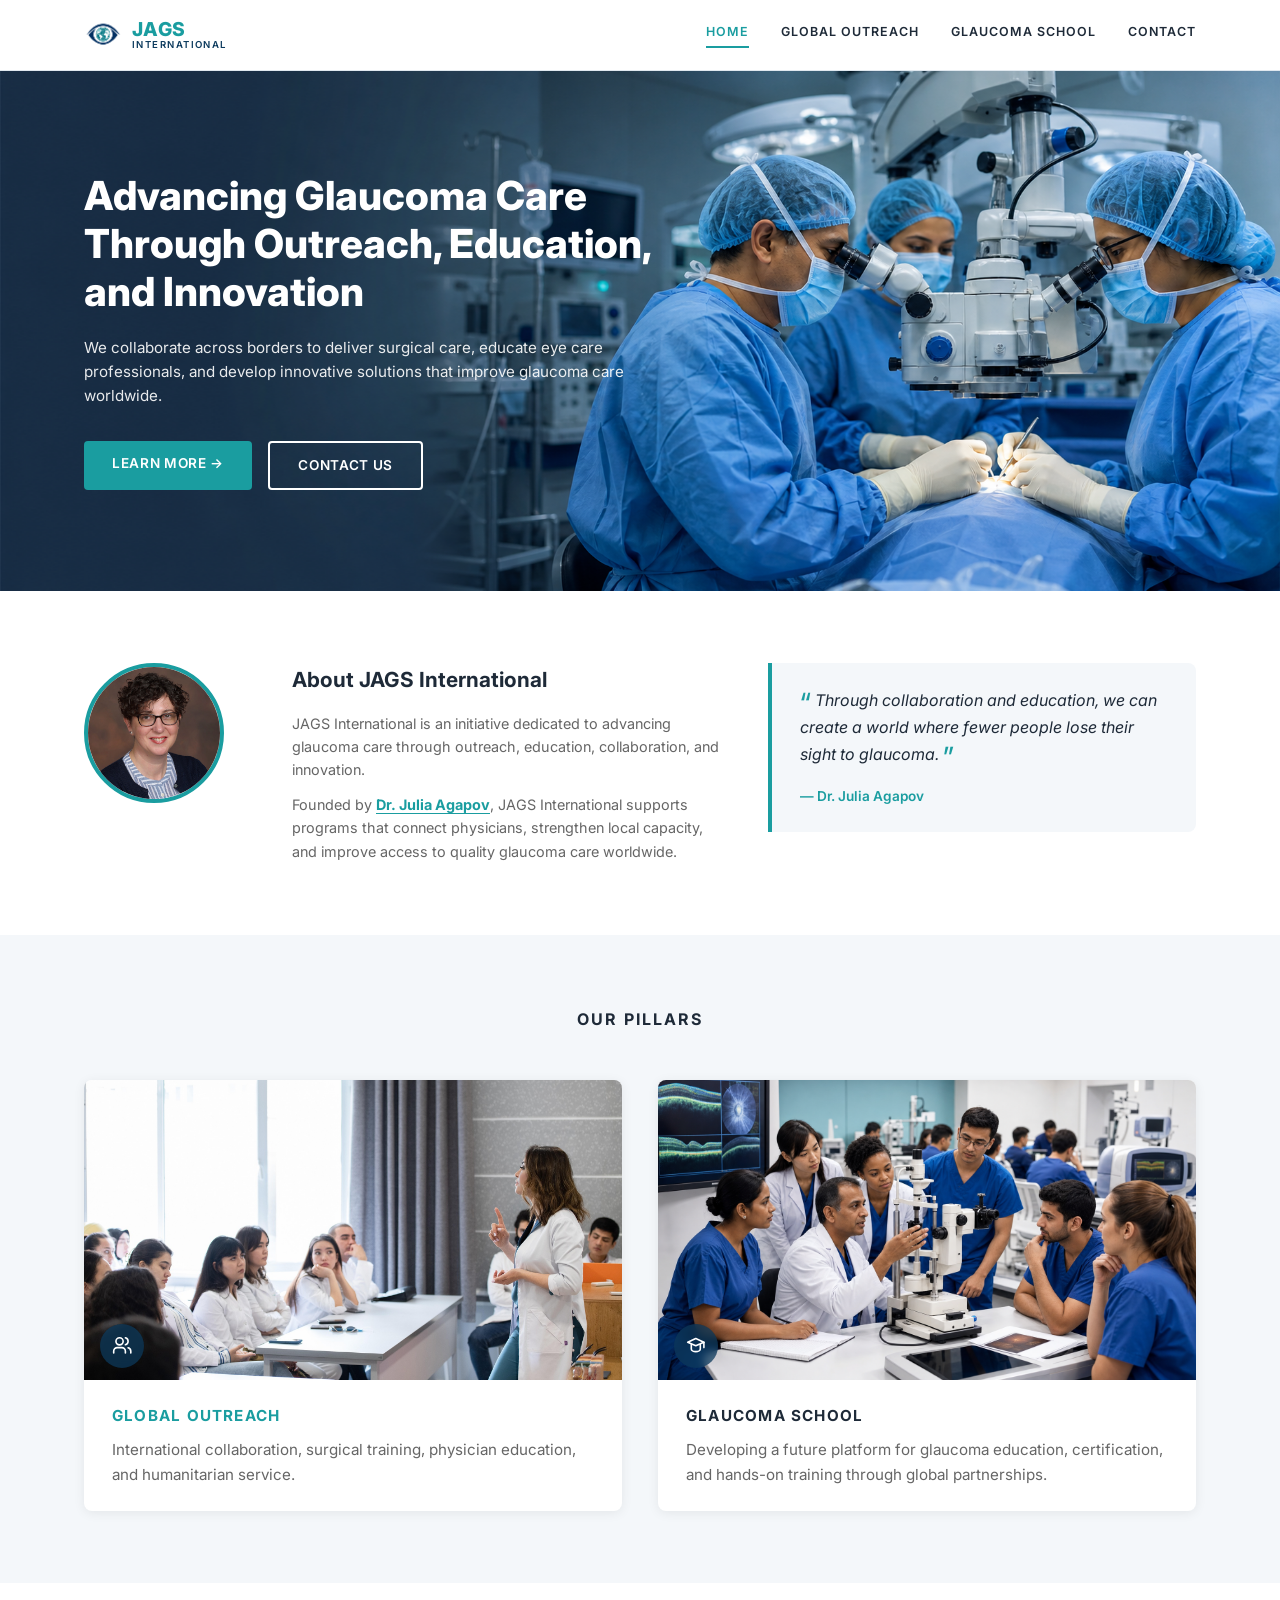
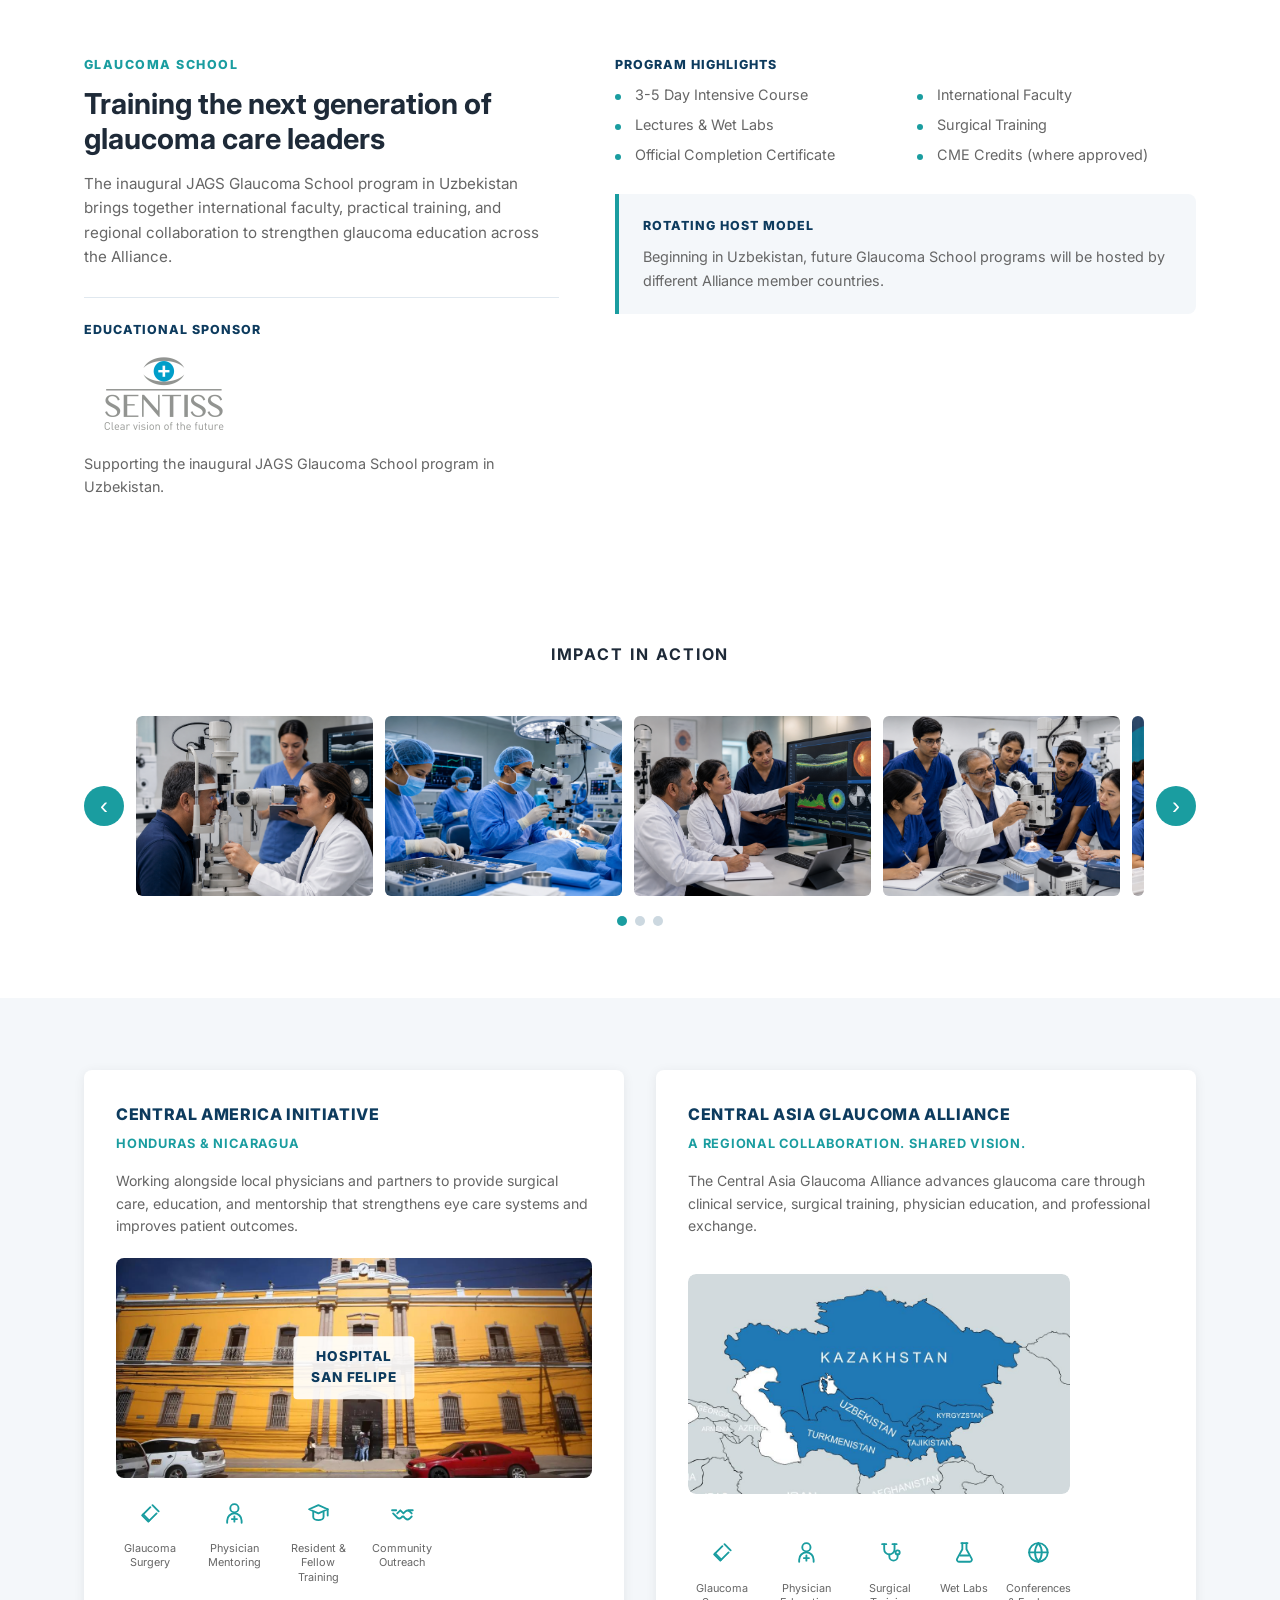
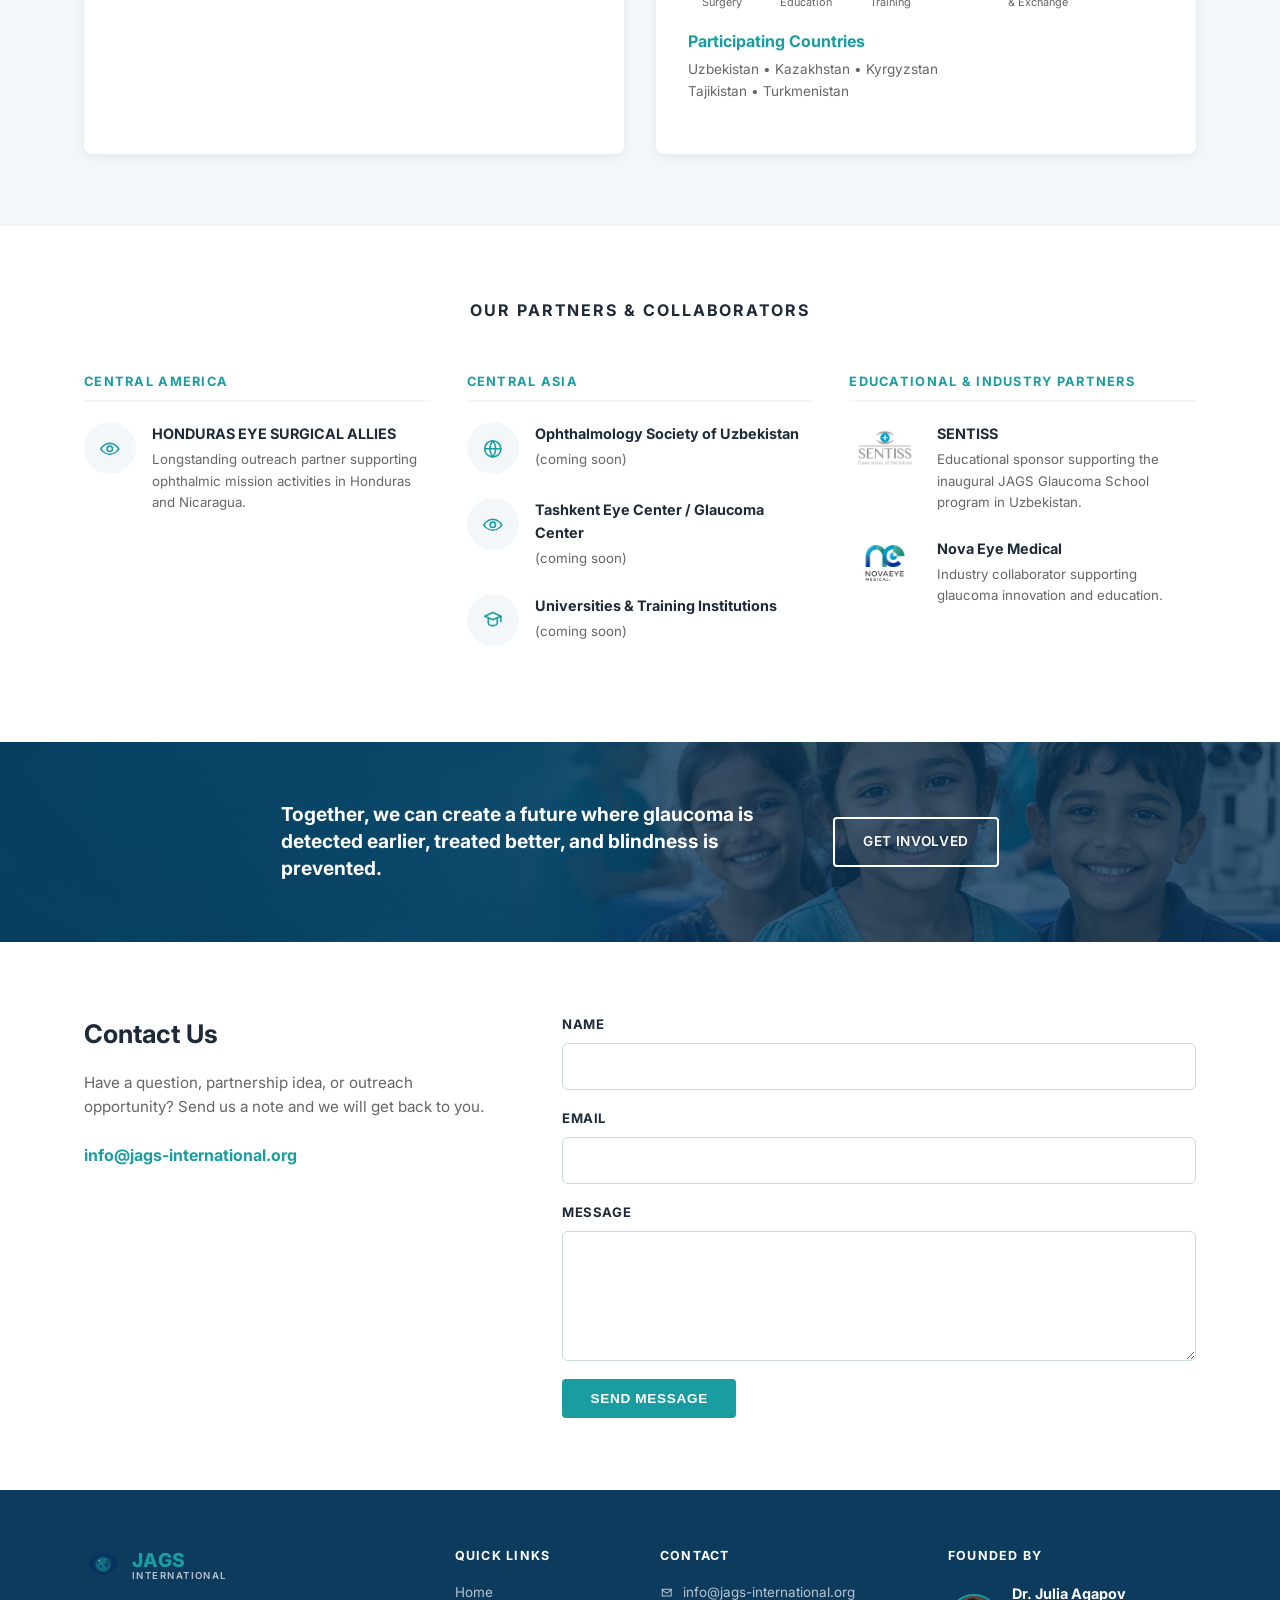
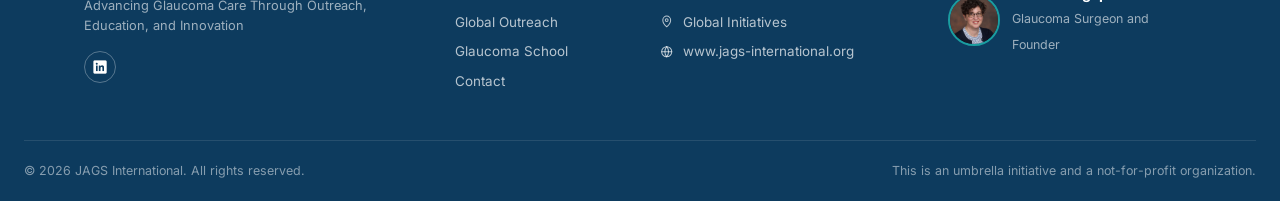
<file: index.html>
<!DOCTYPE html>
<html lang="en">
<head>
  <meta charset="UTF-8" />
  <meta name="viewport" content="width=device-width, initial-scale=1.0" />
  <title>JAGS International</title>
  <link rel="icon" type="image/png" href="images/jags_logo.png" />
  <link rel="stylesheet" href="css/style.css" />
  <link rel="preconnect" href="https://fonts.googleapis.com" />
  <link href="https://fonts.googleapis.com/css2?family=Inter:wght@400;500;600;700;800&display=swap" rel="stylesheet" />
</head>
<body>
  <svg aria-hidden="true" class="icon-sprite" xmlns="http://www.w3.org/2000/svg">
    <symbol id="icon-users" viewBox="0 0 24 24"><path d="M16 20v-2a4 4 0 0 0-4-4H7a4 4 0 0 0-4 4v2" /><circle cx="9.5" cy="7" r="4" /><path d="M22 20v-2a4 4 0 0 0-3-3.87" /><path d="M16 3.13a4 4 0 0 1 0 7.75" /></symbol>
    <symbol id="icon-school" viewBox="0 0 24 24"><path d="m3 8 9-4 9 4-9 4-9-4Z" /><path d="M7 10.5v5c0 1.6 2.2 3 5 3s5-1.4 5-3v-5" /><path d="M21 8v6" /></symbol>
    <symbol id="icon-surgery" viewBox="0 0 24 24"><path d="m14 4 6 6" /><path d="M12 6 4 14l6 6 8-8" /><path d="m5 13 6 6" /></symbol>
    <symbol id="icon-physician" viewBox="0 0 24 24"><circle cx="12" cy="7" r="4" /><path d="M5 21v-2a7 7 0 0 1 14 0v2" /><path d="M12 15v5" /><path d="M9.5 17.5h5" /></symbol>
    <symbol id="icon-handshake" viewBox="0 0 24 24"><path d="m7 12 3-3 3 3 2-2a3 3 0 0 1 4 0l2 2" /><path d="m3 12 4 4a3 3 0 0 0 4 0l1-1" /><path d="m13 15 2 2a3 3 0 0 0 4 0l2-2" /><path d="M2 9h4" /><path d="M18 9h4" /></symbol>
    <symbol id="icon-stethoscope" viewBox="0 0 24 24"><path d="M6 4v5a5 5 0 0 0 10 0V4" /><path d="M11 14v2a4 4 0 0 0 8 0v-2" /><circle cx="19" cy="12" r="2" /><path d="M4 4h4" /><path d="M14 4h4" /></symbol>
    <symbol id="icon-flask" viewBox="0 0 24 24"><path d="M9 3h6" /><path d="M10 3v6l-5 9a2 2 0 0 0 1.7 3h10.6a2 2 0 0 0 1.7-3l-5-9V3" /><path d="M8 15h8" /></symbol>
    <symbol id="icon-globe" viewBox="0 0 24 24"><circle cx="12" cy="12" r="9" /><path d="M3 12h18" /><path d="M12 3a14 14 0 0 1 0 18" /><path d="M12 3a14 14 0 0 0 0 18" /></symbol>
    <symbol id="icon-eye" viewBox="0 0 24 24"><path d="M2 12s3.5-6 10-6 10 6 10 6-3.5 6-10 6S2 12 2 12Z" /><circle cx="12" cy="12" r="3" /></symbol>
    <symbol id="icon-mail" viewBox="0 0 24 24"><path d="M4 6h16v12H4z" /><path d="m4 7 8 6 8-6" /></symbol>
    <symbol id="icon-pin" viewBox="0 0 24 24"><path d="M12 21s7-5.2 7-12a7 7 0 1 0-14 0c0 6.8 7 12 7 12Z" /><circle cx="12" cy="9" r="2.5" /></symbol>
  </svg>

  <!-- ===== NAVIGATION ===== -->
  <header class="navbar">
    <div class="container nav-inner">
      <a href="#home" class="logo">
        <div class="logo-icon"><img src="images/jags_logo.png" alt="" /></div>
        <div class="logo-text">
          <span class="logo-main">JAGS</span>
          <span class="logo-sub">INTERNATIONAL</span>
        </div>
      </a>
      <button class="hamburger" id="hamburger" aria-label="Open menu">&#9776;</button>
      <nav class="nav-links" id="navLinks">
        <a href="#home" class="active">HOME</a>
        <a href="#global-outreach">GLOBAL OUTREACH</a>
        <a href="#glaucoma-school">GLAUCOMA SCHOOL</a>
        <a href="#contact">CONTACT</a>
      </nav>
    </div>
  </header>

  <!-- ===== HERO ===== -->
  <section class="hero" id="home">
    <div class="hero-overlay"></div>
    <img src="images/01-glaucoma-surgery-hero.png" alt="Glaucoma surgery in progress" class="hero-bg" />
    <div class="container hero-content">
      <h1>Advancing Glaucoma Care Through Outreach, Education, and Innovation</h1>
      <p>We collaborate across borders to deliver surgical care, educate eye care professionals, and develop innovative solutions that improve glaucoma care worldwide.</p>
      <div class="hero-buttons">
        <a href="#about" class="btn btn-teal">LEARN MORE &rarr;</a>
        <a href="#contact" class="btn btn-outline">CONTACT US</a>
      </div>
    </div>
  </section>

  <!-- ===== ABOUT ===== -->
   
  <section class="about section" id="about">
    <div class="container about-grid">
      <div class="about-left">
        <img src="images/dr-agapov.jpg" alt="Dr. Julia Agapov" class="about-photo" />
      </div>
      <div class="about-center">
        <h2>About JAGS International</h2>
        <p>JAGS International is an initiative dedicated to advancing glaucoma care through outreach, education, collaboration, and innovation.</p>
        <p>Founded by <strong><a href="https://www.linkedin.com/in/julia-agapov/" target="_blank" rel="noopener" class="text-link">Dr. Julia Agapov</a></strong>, JAGS International supports programs that connect physicians, strengthen local capacity, and improve access to quality glaucoma care worldwide.</p>
      </div>
      <div class="about-right">
        <blockquote>
          <span class="quote-open">&ldquo;</span>
          Through collaboration and education, we can create a world where fewer people lose their sight to glaucoma.
          <span class="quote-close">&rdquo;</span>
          <cite>&mdash; Dr. Julia Agapov</cite>
        </blockquote>
      </div>
    </div>
  </section>

  <!-- ===== PILLARS ===== -->
  <section class="pillars section">
    <div class="container">
      <h2 class="section-title">OUR PILLARS</h2>
      <div class="pillars-grid">

        <div class="pillar-card" id="global-outreach">
          <div class="pillar-img-wrap">
            <img src="images/global-outreach.jpg" alt="Global Outreach" />
            <div class="pillar-icon"><svg class="site-icon"><use href="#icon-users"></use></svg></div>
          </div>
          <h3 class="pillar-heading teal">GLOBAL OUTREACH</h3>
          <p>International collaboration, surgical training, physician education, and humanitarian service.</p>
         
        </div>

        <div class="pillar-card">
          <div class="pillar-img-wrap">
            <img src="images/glaucoma-school.png" alt="Glaucoma School" />
            <div class="pillar-icon"><svg class="site-icon"><use href="#icon-school"></use></svg></div>
          </div>
          <h3 class="pillar-heading dark">GLAUCOMA SCHOOL</h3>
          <p>Developing a future platform for glaucoma education, certification, and hands-on training through global partnerships.</p>
        </div>

      </div>
    </div>
  </section>

  <!-- ===== GLAUCOMA SCHOOL ===== -->
  <section class="glaucoma-school-detail section" id="glaucoma-school">
    <div class="container glaucoma-school-grid">
      <div class="school-copy">
        <span class="section-kicker">Glaucoma School</span>
        <h2>Training the next generation of glaucoma care leaders</h2>
        <p>The inaugural JAGS Glaucoma School program in Uzbekistan brings together international faculty, practical training, and regional collaboration to strengthen glaucoma education across the Alliance.</p>
        <div class="school-sponsor">
          <span>Educational Sponsor</span>
          <img src="images/sentiss.jpeg" alt="SENTISS logo" />
          <p>Supporting the inaugural JAGS Glaucoma School program in Uzbekistan.</p>
        </div>
      </div>
      <div class="school-details">
        <div class="program-highlights">
          <h3>Program Highlights</h3>
          <ul>
            <li>3-5 Day Intensive Course</li>
            <li>International Faculty</li>
            <li>Lectures &amp; Wet Labs</li>
            <li>Surgical Training</li>
            <li>Official Completion Certificate</li>
            <li>CME Credits (where approved)</li>
          </ul>
        </div>
        <div class="rotating-host">
          <h3>Rotating Host Model</h3>
          <p>Beginning in Uzbekistan, future Glaucoma School programs will be hosted by different Alliance member countries.</p>
        </div>
      </div>
    </div>
  </section>

  <!-- ===== IMPACT IN ACTION ===== -->
  <section class="impact section" id="impact">
    <div class="container">
      <h2 class="section-title">IMPACT IN ACTION</h2>
      <div class="impact-slider-wrap">
        <button class="slider-btn prev" id="prevBtn">&#8249;</button>
        <div class="impact-track-outer">
          <div class="impact-track" id="impactTrack">
            <img src="images/impact1.png" alt="Impact photo 1" />
            <img src="images/impact2.png" alt="Impact photo 2" />
            <img src="images/impact3.png" alt="Impact photo 3" />
            <img src="images/impact4.png" alt="Impact photo 4" />
            <img src="images/impact5.png" alt="Impact photo 5" />
            <img src="images/impact6.png" alt="Impact photo 6" />
          </div>
        </div>
        <button class="slider-btn next" id="nextBtn">&#8250;</button>
      </div>
      <div class="slider-dots" id="sliderDots">
        <span class="dot active"></span>
        <span class="dot"></span>
        <span class="dot"></span>
        <span class="dot"></span>
      </div>
    </div>
  </section>

  <!-- ===== REGIONAL INITIATIVES ===== -->
  <section class="regional section" id="regional">
    <div class="container regional-grid">

      <!-- Central America -->
      <div class="regional-card ca">
        <h3>CENTRAL AMERICA INITIATIVE</h3>
        <h4 class="teal">HONDURAS &amp; NICARAGUA</h4>
        <p>Working alongside local physicians and partners to provide surgical care, education, and mentorship that strengthens eye care systems and improves patient outcomes.</p>

        <div class="regional-img-wrap">
          <img src="images/hospital.jpeg" alt="Hospital San Felipe" class="regional-img" />
          <div class="hospital-badge">HOSPITAL<br>SAN FELIPE</div>
        </div>

        <div class="regional-icons">
          <div class="ricon"><span><svg class="site-icon"><use href="#icon-surgery"></use></svg></span><small>Glaucoma Surgery</small></div>
          <div class="ricon"><span><svg class="site-icon"><use href="#icon-physician"></use></svg></span><small>Physician Mentoring</small></div>
          <div class="ricon"><span><svg class="site-icon"><use href="#icon-school"></use></svg></span><small>Resident &amp; Fellow Training</small></div>
          <div class="ricon"><span><svg class="site-icon"><use href="#icon-handshake"></use></svg></span><small>Community Outreach</small></div>
        </div>
      </div>

      <!-- Central Asia -->
      <div class="regional-card casia">
        <h3>CENTRAL ASIA GLAUCOMA ALLIANCE</h3>
        <h4 class="teal">A REGIONAL COLLABORATION. SHARED VISION.</h4>
        <p>The Central Asia Glaucoma Alliance advances glaucoma care through clinical service, surgical training, physician education, and professional exchange.</p>
        <div class="regional-img-wrap map-wrap">
          <img src="images/central-asia-map.jpeg" alt="Central Asia map" class="regional-img map-img" />
        </div>
        <div class="regional-icons">
          <div class="ricon"><span><svg class="site-icon"><use href="#icon-surgery"></use></svg></span><small>Glaucoma Surgery</small></div>
          <div class="ricon"><span><svg class="site-icon"><use href="#icon-physician"></use></svg></span><small>Physician Education</small></div>
          <div class="ricon"><span><svg class="site-icon"><use href="#icon-stethoscope"></use></svg></span><small>Surgical Training</small></div>
          <div class="ricon"><span><svg class="site-icon"><use href="#icon-flask"></use></svg></span><small>Wet Labs</small></div>
          <div class="ricon"><span><svg class="site-icon"><use href="#icon-globe"></use></svg></span><small>Conferences &amp; Exchange</small></div>
        </div>
        <div class="participating">
          <strong class="teal">Participating Countries</strong>
          <p>Uzbekistan &bull; Kazakhstan &bull; Kyrgyzstan<br>Tajikistan &bull; Turkmenistan</p>
        </div>
      </div>

    </div>
  </section>

  <!-- ===== PARTNERS ===== -->
  <section class="partners section" id="partners">
    <div class="container">
      <h2 class="section-title">OUR PARTNERS &amp; COLLABORATORS</h2>
      <div class="partners-grid">

        <div class="partners-col">
          <h4 class="teal">CENTRAL AMERICA</h4>
          <div class="partner-item">
            <div class="partner-logo-circle"><svg class="site-icon"><use href="#icon-eye"></use></svg></div>
            <div>
              <strong>HONDURAS EYE SURGICAL ALLIES</strong>
              <p>Longstanding outreach partner supporting ophthalmic mission activities in Honduras and Nicaragua.</p>
            </div>
          </div>
        </div>

        <div class="partners-col">
          <h4 class="teal">CENTRAL ASIA</h4>
          <div class="partner-item">
            <div class="partner-logo-circle"><svg class="site-icon"><use href="#icon-globe"></use></svg></div>
            <div>
              <strong>Ophthalmology Society of Uzbekistan</strong>
              <p>(coming soon)</p>
            </div>
          </div>
          <div class="partner-item">
            <div class="partner-logo-circle"><svg class="site-icon"><use href="#icon-eye"></use></svg></div>
            <div>
              <strong>Tashkent Eye Center / Glaucoma Center</strong>
              <p>(coming soon)</p>
            </div>
          </div>
          <div class="partner-item">
            <div class="partner-logo-circle"><svg class="site-icon"><use href="#icon-school"></use></svg></div>
            <div>
              <strong>Universities &amp; Training Institutions</strong>
              <p>(coming soon)</p>
            </div>
          </div>
        </div>

        <div class="partners-col">
          <h4 class="teal">EDUCATIONAL &amp; INDUSTRY PARTNERS</h4>
          <div class="partner-item">
            <div class="partner-logo-img">
              <img src="images/sentiss.jpeg" alt="SENTISS logo" />
            </div>
            <div>
              <strong>SENTISS</strong>
              <p>Educational sponsor supporting the inaugural JAGS Glaucoma School program in Uzbekistan.</p>
            </div>
          </div>
          <a href="https://www.linkedin.com/company/nova-eye-medical/" target="_blank" rel="noopener" class="partner-item partner-link">
            <div class="partner-logo-img">
              <img src="images/nova-eye-medical.png" alt="Nova Eye Medical logo" />
            </div>
            <div>
              <strong>Nova Eye Medical</strong>
              <p>Industry collaborator supporting glaucoma innovation and education.</p>
            </div>
          </a>
        </div>

      </div>
    </div>
  </section>

  <!-- ===== CTA BANNER ===== -->
  <section class="cta-banner">
    <div class="cta-bg">
      <img src="images/footer-children.png" alt="Children in community" />
      <div class="cta-overlay"></div>
    </div>
    <div class="container cta-content">
      <p>Together, we can create a future where glaucoma is detected earlier, treated better, and blindness is prevented.</p>
      <a href="mailto:info@jags-international.org" class="btn btn-outline-white">GET INVOLVED</a>
    </div>
  </section>

  <!-- ===== CONTACT ===== -->
  <section class="contact section" id="contact">
    <div class="container contact-grid">
      <div class="contact-copy">
        <h2>Contact Us</h2>
        <p>Have a question, partnership idea, or outreach opportunity? Send us a note and we will get back to you.</p>
        <a href="mailto:info@jags-international.org">info@jags-international.org</a>
      </div>
      <form class="contact-form" action="mailto:info@jags-international.org" method="post" enctype="text/plain">
        <label>
          Name
          <input type="text" name="name" autocomplete="name" required />
        </label>
        <label>
          Email
          <input type="email" name="email" autocomplete="email" required />
        </label>
        <label>
          Message
          <textarea name="message" rows="5" required></textarea>
        </label>
        <button type="submit" class="btn btn-teal">SEND MESSAGE</button>
      </form>
    </div>
  </section>

  <!-- ===== FOOTER ===== -->
  <footer class="footer">
    <div class="container footer-grid">

      <div class="footer-brand">
        <div class="logo">
          <div class="logo-icon"><img src="images/jags_logo.png" alt="" /></div>
          <div class="logo-text">
            <span class="logo-main">JAGS</span>
            <span class="logo-sub">INTERNATIONAL</span>
          </div>
        </div>
        <p class="footer-tagline">Advancing Glaucoma Care Through Outreach, Education, and Innovation</p>
        <div class="footer-social">
          <a href="https://www.linkedin.com/company/jagsinternational/" target="_blank" rel="noopener" aria-label="JAGS International on LinkedIn">
            <img src="images/linkedin.png" alt="" class="linkedin-icon" />
          </a>
        </div>
      </div>

      <div class="footer-col">
        <h5>QUICK LINKS</h5>
        <a href="#home">Home</a>
        <a href="#global-outreach">Global Outreach</a>
        <a href="#glaucoma-school">Glaucoma School</a>
        <a href="#contact">Contact</a>
      </div>

      <div class="footer-col">
        <h5>CONTACT</h5>
        <p><svg class="footer-contact-icon"><use href="#icon-mail"></use></svg> info@jags-international.org</p>
        <p><svg class="footer-contact-icon"><use href="#icon-pin"></use></svg> Global Initiatives</p>
        <p><svg class="footer-contact-icon"><use href="#icon-globe"></use></svg> www.jags-international.org</p>
      </div>

      <div class="footer-col">
        <h5>FOUNDED BY</h5>
        <div class="founder-card">
          <img src="images/dr-agapov.jpg" alt="Dr. Julia Agapov" class="founder-photo" />
          <div>
            <strong>Dr. Julia Agapov</strong>
            <span>Glaucoma Surgeon and Founder</span>
          </div>
        </div>
      </div>

    </div>
    <div class="footer-bottom">
      <p>&copy; 2026 JAGS International. All rights reserved.</p>
      <p>This is an umbrella initiative and a not-for-profit organization.</p>
    </div>
  </footer>

  <script src="js/main.js"></script>
</body>
</html>
</file>
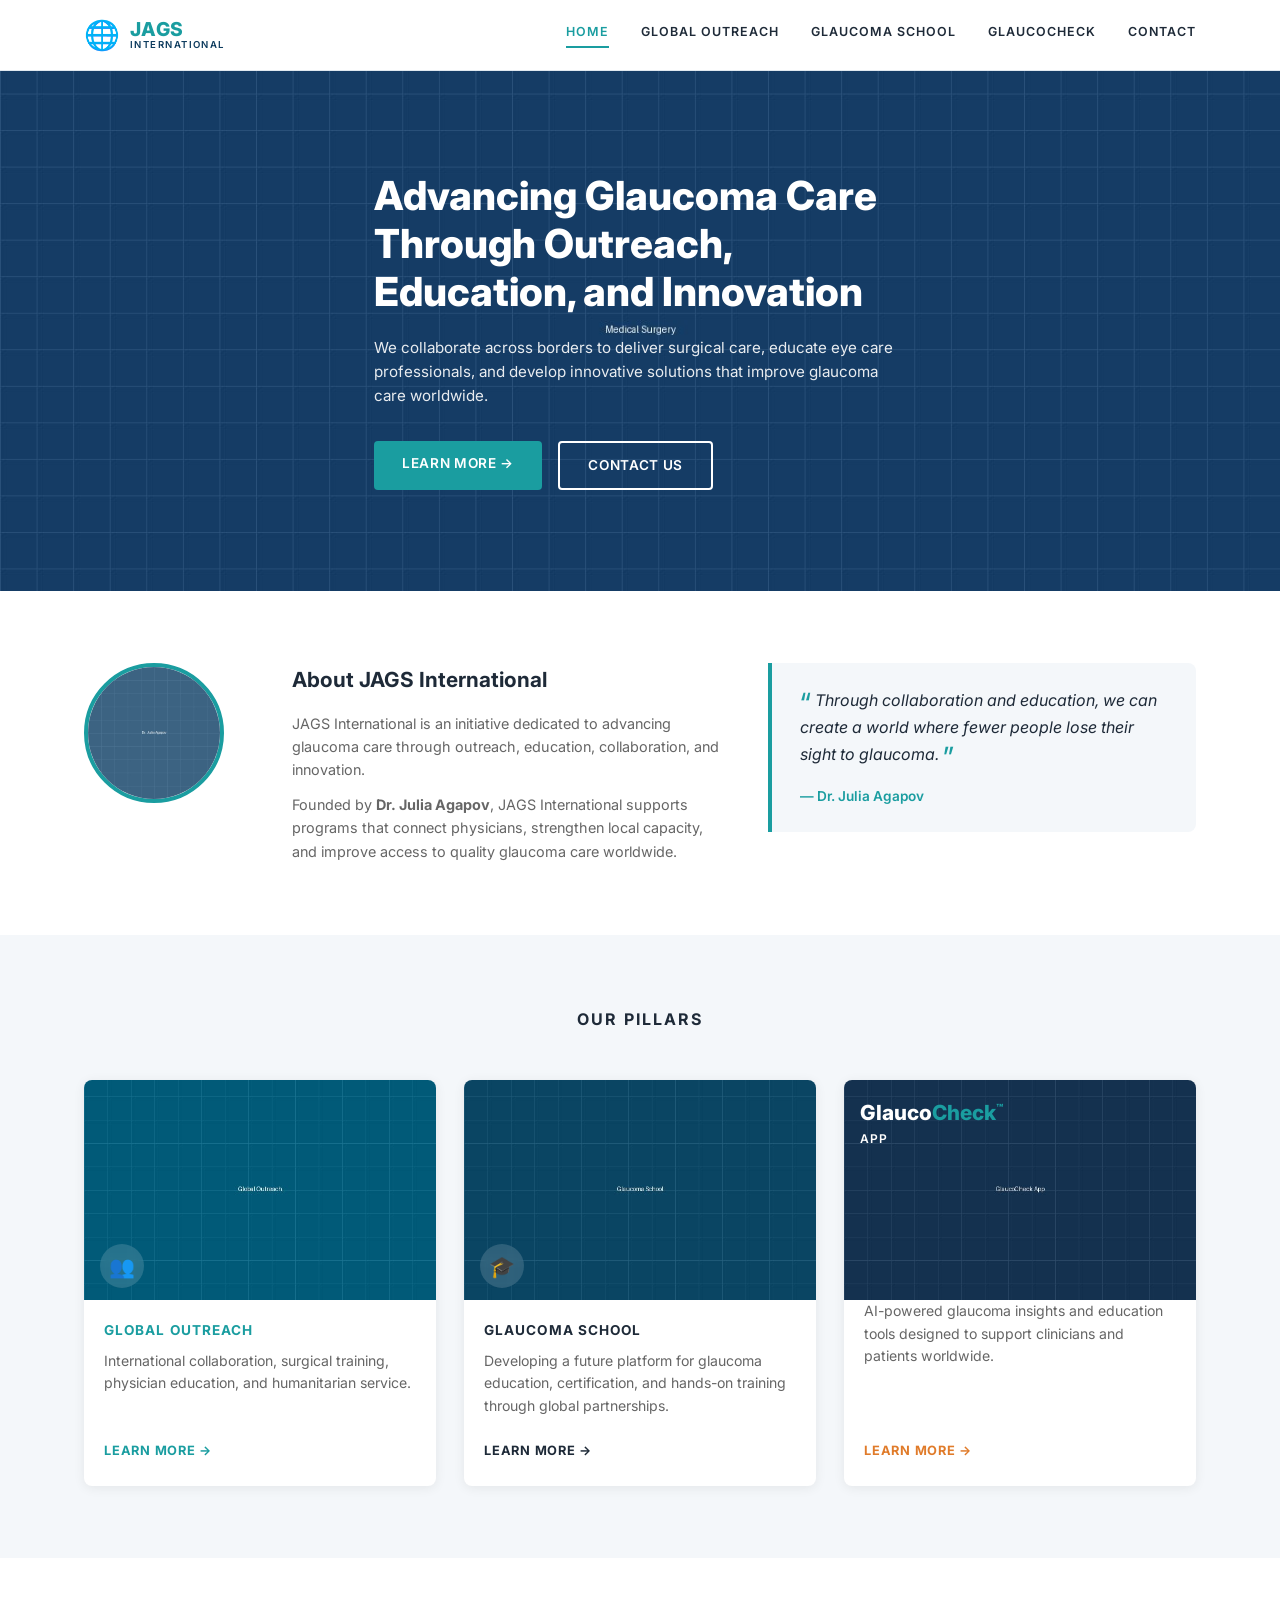
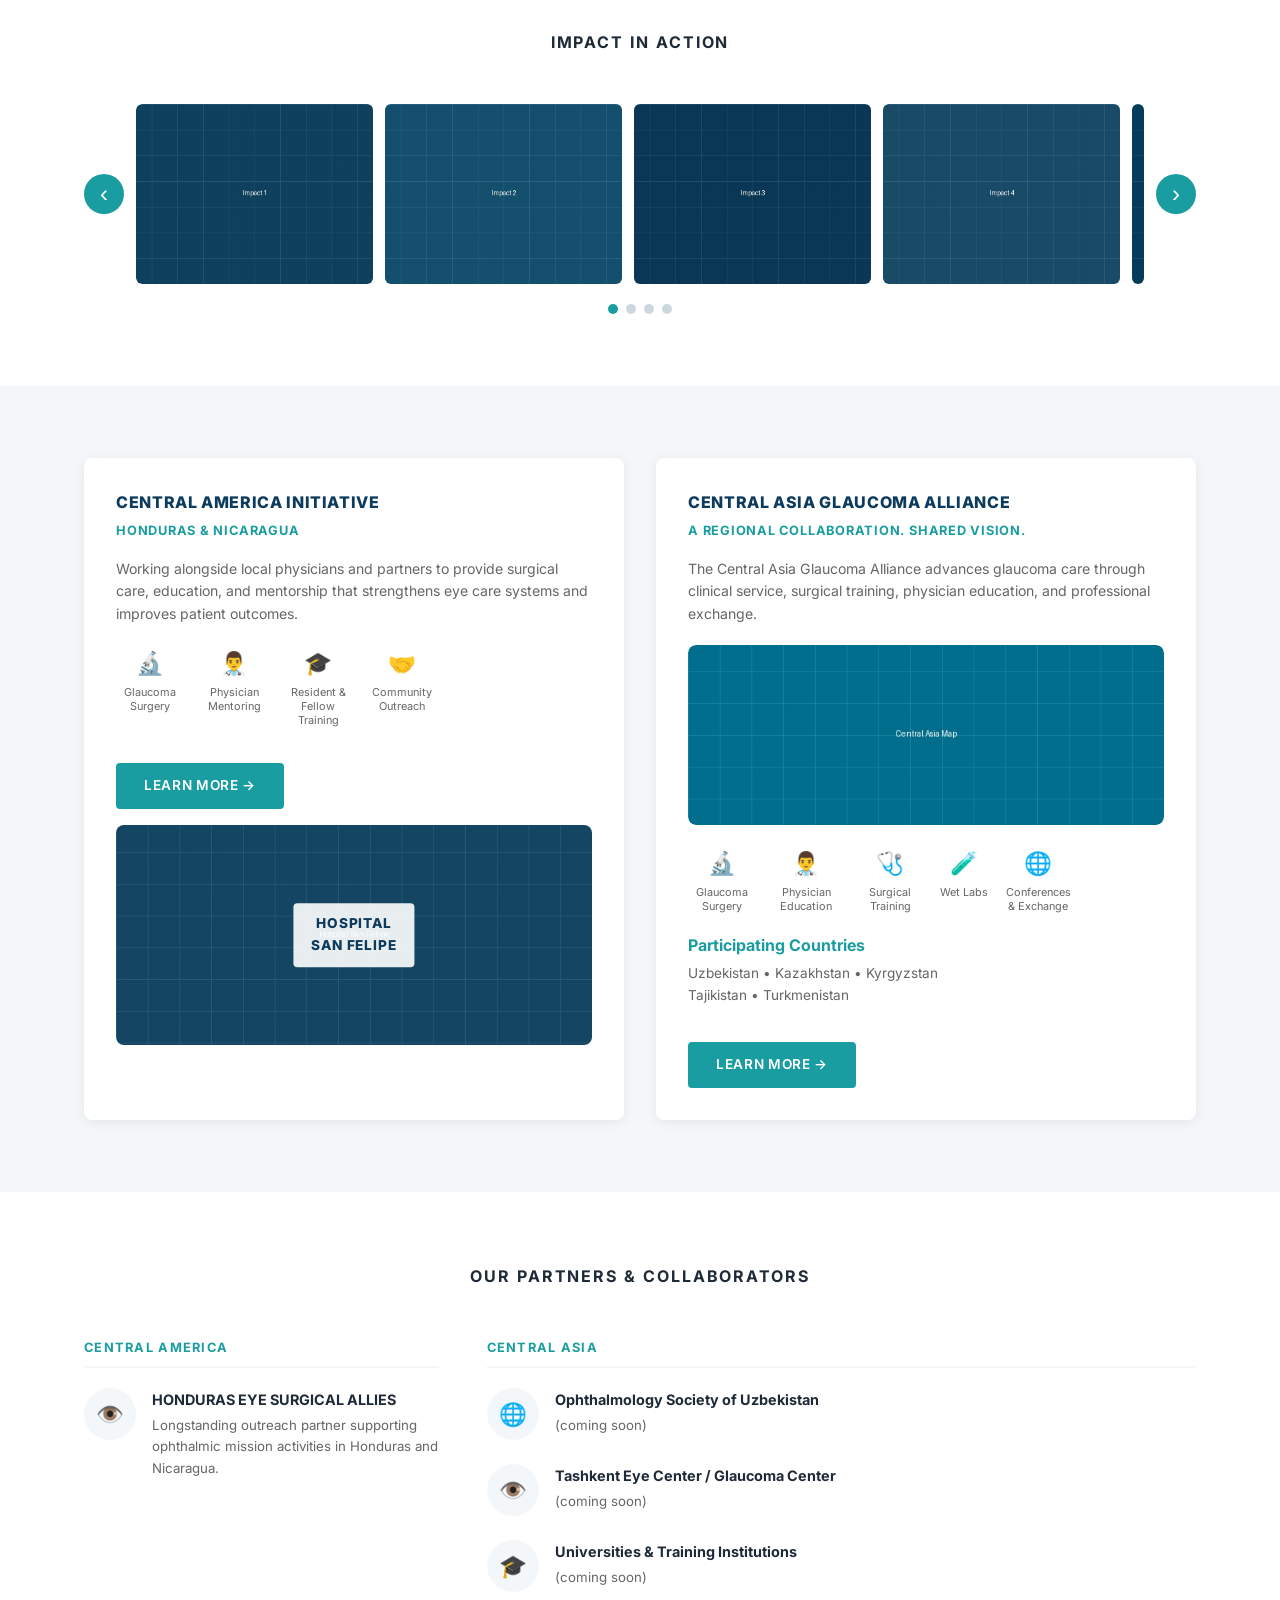
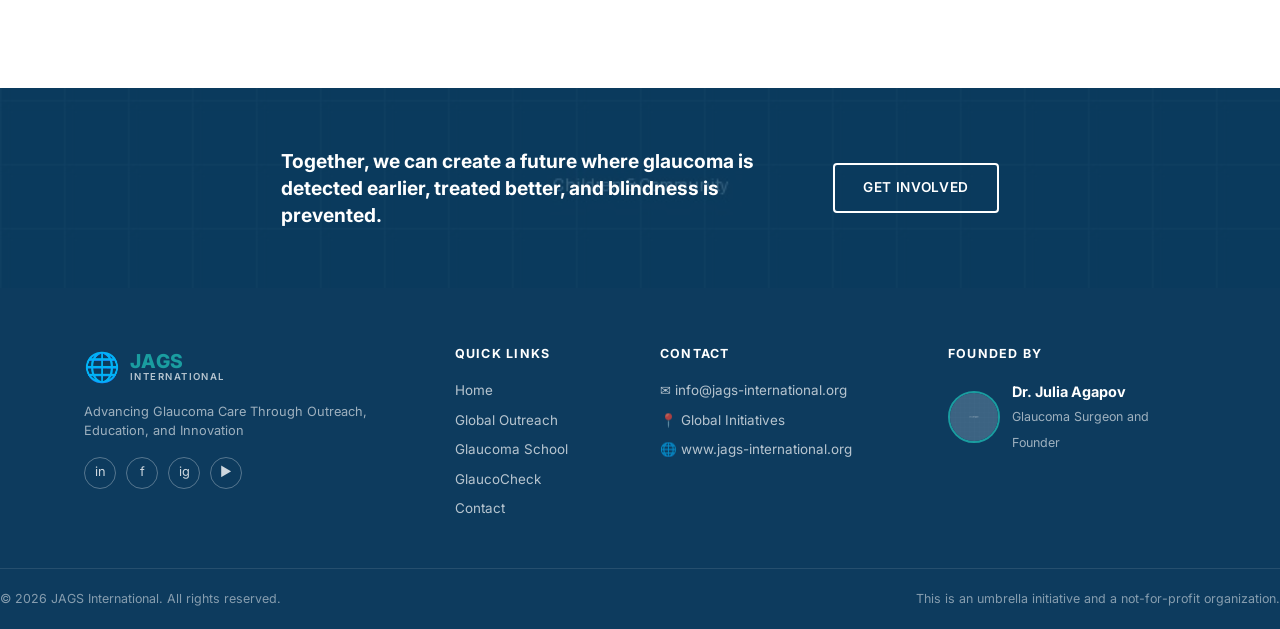
<file: jags-website/index.html>
<!DOCTYPE html>
<html lang="en">
<head>
  <meta charset="UTF-8" />
  <meta name="viewport" content="width=device-width, initial-scale=1.0" />
  <title>JAGS International</title>
  <link rel="stylesheet" href="css/style.css" />
  <link rel="preconnect" href="https://fonts.googleapis.com" />
  <link href="https://fonts.googleapis.com/css2?family=Inter:wght@400;500;600;700;800&display=swap" rel="stylesheet" />
</head>
<body>

  <!-- ===== NAVIGATION ===== -->
  <header class="navbar">
    <div class="container nav-inner">
      <a href="index.html" class="logo">
        <div class="logo-icon">🌐</div>
        <div class="logo-text">
          <span class="logo-main">JAGS</span>
          <span class="logo-sub">INTERNATIONAL</span>
        </div>
      </a>
      <button class="hamburger" id="hamburger" aria-label="Open menu">&#9776;</button>
      <nav class="nav-links" id="navLinks">
        <a href="index.html" class="active">HOME</a>
        <a href="global-outreach.html">GLOBAL OUTREACH</a>
        <a href="glaucoma-school.html">GLAUCOMA SCHOOL</a>
        <a href="glaucocheck.html">GLAUCOCHECK</a>
        <a href="contact.html">CONTACT</a>
      </nav>
    </div>
  </header>

  <!-- ===== HERO ===== -->
  <section class="hero">
    <div class="hero-overlay"></div>
    <img src="images/hero-surgery.jpg" alt="Glaucoma surgery in progress" class="hero-bg" />
    <div class="container hero-content">
      <h1>Advancing Glaucoma Care Through Outreach, Education, and Innovation</h1>
      <p>We collaborate across borders to deliver surgical care, educate eye care professionals, and develop innovative solutions that improve glaucoma care worldwide.</p>
      <div class="hero-buttons">
        <a href="#" class="btn btn-teal">LEARN MORE &rarr;</a>
        <a href="contact.html" class="btn btn-outline">CONTACT US</a>
      </div>
    </div>
  </section>

  <!-- ===== ABOUT ===== -->
  <section class="about section">
    <div class="container about-grid">
      <div class="about-left">
        <img src="images/dr-agapov.jpg" alt="Dr. Julia Agapov" class="about-photo" />
      </div>
      <div class="about-center">
        <h2>About JAGS International</h2>
        <p>JAGS International is an initiative dedicated to advancing glaucoma care through outreach, education, collaboration, and innovation.</p>
        <p>Founded by <strong>Dr. Julia Agapov</strong>, JAGS International supports programs that connect physicians, strengthen local capacity, and improve access to quality glaucoma care worldwide.</p>
      </div>
      <div class="about-right">
        <blockquote>
          <span class="quote-open">&ldquo;</span>
          Through collaboration and education, we can create a world where fewer people lose their sight to glaucoma.
          <span class="quote-close">&rdquo;</span>
          <cite>&mdash; Dr. Julia Agapov</cite>
        </blockquote>
      </div>
    </div>
  </section>

  <!-- ===== PILLARS ===== -->
  <section class="pillars section">
    <div class="container">
      <h2 class="section-title">OUR PILLARS</h2>
      <div class="pillars-grid">

        <div class="pillar-card">
          <div class="pillar-img-wrap">
            <img src="images/global-outreach.jpg" alt="Global Outreach" />
            <div class="pillar-icon">👥</div>
          </div>
          <h3 class="pillar-heading teal">GLOBAL OUTREACH</h3>
          <p>International collaboration, surgical training, physician education, and humanitarian service.</p>
          <a href="global-outreach.html" class="learn-more teal">LEARN MORE &rarr;</a>
        </div>

        <div class="pillar-card">
          <div class="pillar-img-wrap">
            <img src="images/glaucoma-school.jpg" alt="Glaucoma School" />
            <div class="pillar-icon">🎓</div>
          </div>
          <h3 class="pillar-heading dark">GLAUCOMA SCHOOL</h3>
          <p>Developing a future platform for glaucoma education, certification, and hands-on training through global partnerships.</p>
          <a href="glaucoma-school.html" class="learn-more dark">LEARN MORE &rarr;</a>
        </div>

        <div class="pillar-card">
          <div class="pillar-img-wrap glaucocheck-wrap">
            <img src="images/glaucocheck-app.jpg" alt="GlaucoCheck App" />
            <div class="glaucocheck-label">
              <span class="gc-white">Glauco</span><span class="gc-teal">Check</span><span class="gc-tm">™</span>
              <span class="gc-app">APP</span>
            </div>
          </div>
          <p>AI-powered glaucoma insights and education tools designed to support clinicians and patients worldwide.</p>
          <a href="glaucocheck.html" class="learn-more orange">LEARN MORE &rarr;</a>
        </div>

      </div>
    </div>
  </section>

  <!-- ===== IMPACT IN ACTION ===== -->
  <section class="impact section">
    <div class="container">
      <h2 class="section-title">IMPACT IN ACTION</h2>
      <div class="impact-slider-wrap">
        <button class="slider-btn prev" id="prevBtn">&#8249;</button>
        <div class="impact-track-outer">
          <div class="impact-track" id="impactTrack">
            <img src="images/impact1.jpg" alt="Impact photo 1" />
            <img src="images/impact2.jpg" alt="Impact photo 2" />
            <img src="images/impact3.jpg" alt="Impact photo 3" />
            <img src="images/impact4.jpg" alt="Impact photo 4" />
            <img src="images/impact5.jpg" alt="Impact photo 5" />
            <img src="images/impact6.jpg" alt="Impact photo 6" />
          </div>
        </div>
        <button class="slider-btn next" id="nextBtn">&#8250;</button>
      </div>
      <div class="slider-dots" id="sliderDots">
        <span class="dot active"></span>
        <span class="dot"></span>
        <span class="dot"></span>
        <span class="dot"></span>
      </div>
    </div>
  </section>

  <!-- ===== REGIONAL INITIATIVES ===== -->
  <section class="regional section">
    <div class="container regional-grid">

      <!-- Central America -->
      <div class="regional-card ca">
        <h3>CENTRAL AMERICA INITIATIVE</h3>
        <h4 class="teal">HONDURAS &amp; NICARAGUA</h4>
        <p>Working alongside local physicians and partners to provide surgical care, education, and mentorship that strengthens eye care systems and improves patient outcomes.</p>
        <div class="regional-icons">
          <div class="ricon"><span>🔬</span><small>Glaucoma Surgery</small></div>
          <div class="ricon"><span>👨‍⚕️</span><small>Physician Mentoring</small></div>
          <div class="ricon"><span>🎓</span><small>Resident &amp; Fellow Training</small></div>
          <div class="ricon"><span>🤝</span><small>Community Outreach</small></div>
        </div>
        <a href="global-outreach.html" class="btn btn-teal">LEARN MORE &rarr;</a>
        <div class="regional-img-wrap">
          <img src="images/hospital.jpg" alt="Hospital San Felipe" class="regional-img" />
          <div class="hospital-badge">HOSPITAL<br>SAN FELIPE</div>
        </div>
      </div>

      <!-- Central Asia -->
      <div class="regional-card casia">
        <h3>CENTRAL ASIA GLAUCOMA ALLIANCE</h3>
        <h4 class="teal">A REGIONAL COLLABORATION. SHARED VISION.</h4>
        <p>The Central Asia Glaucoma Alliance advances glaucoma care through clinical service, surgical training, physician education, and professional exchange.</p>
        <div class="regional-img-wrap map-wrap">
          <img src="images/central-asia-map.jpg" alt="Central Asia map" class="regional-img map-img" />
        </div>
        <div class="regional-icons">
          <div class="ricon"><span>🔬</span><small>Glaucoma Surgery</small></div>
          <div class="ricon"><span>👨‍⚕️</span><small>Physician Education</small></div>
          <div class="ricon"><span>🩺</span><small>Surgical Training</small></div>
          <div class="ricon"><span>🧪</span><small>Wet Labs</small></div>
          <div class="ricon"><span>🌐</span><small>Conferences &amp; Exchange</small></div>
        </div>
        <div class="participating">
          <strong class="teal">Participating Countries</strong>
          <p>Uzbekistan &bull; Kazakhstan &bull; Kyrgyzstan<br>Tajikistan &bull; Turkmenistan</p>
        </div>
        <a href="global-outreach.html" class="btn btn-teal">LEARN MORE &rarr;</a>
      </div>

    </div>
  </section>

  <!-- ===== PARTNERS ===== -->
  <section class="partners section">
    <div class="container">
      <h2 class="section-title">OUR PARTNERS &amp; COLLABORATORS</h2>
      <div class="partners-grid">

        <div class="partners-col">
          <h4 class="teal">CENTRAL AMERICA</h4>
          <div class="partner-item">
            <div class="partner-logo-circle">👁️</div>
            <div>
              <strong>HONDURAS EYE SURGICAL ALLIES</strong>
              <p>Longstanding outreach partner supporting ophthalmic mission activities in Honduras and Nicaragua.</p>
            </div>
          </div>
        </div>

        <div class="partners-col">
          <h4 class="teal">CENTRAL ASIA</h4>
          <div class="partner-item">
            <div class="partner-logo-circle">🌐</div>
            <div>
              <strong>Ophthalmology Society of Uzbekistan</strong>
              <p>(coming soon)</p>
            </div>
          </div>
          <div class="partner-item">
            <div class="partner-logo-circle">👁️</div>
            <div>
              <strong>Tashkent Eye Center / Glaucoma Center</strong>
              <p>(coming soon)</p>
            </div>
          </div>
          <div class="partner-item">
            <div class="partner-logo-circle">🎓</div>
            <div>
              <strong>Universities &amp; Training Institutions</strong>
              <p>(coming soon)</p>
            </div>
          </div>
        </div>

      </div>
    </div>
  </section>

  <!-- ===== CTA BANNER ===== -->
  <section class="cta-banner">
    <div class="cta-bg">
      <img src="images/footer-children.jpg" alt="Children in community" />
      <div class="cta-overlay"></div>
    </div>
    <div class="container cta-content">
      <p>Together, we can create a future where glaucoma is detected earlier, treated better, and blindness is prevented.</p>
      <a href="contact.html" class="btn btn-outline-white">GET INVOLVED</a>
    </div>
  </section>

  <!-- ===== FOOTER ===== -->
  <footer class="footer">
    <div class="container footer-grid">

      <div class="footer-brand">
        <div class="logo">
          <div class="logo-icon">🌐</div>
          <div class="logo-text">
            <span class="logo-main">JAGS</span>
            <span class="logo-sub">INTERNATIONAL</span>
          </div>
        </div>
        <p class="footer-tagline">Advancing Glaucoma Care Through Outreach, Education, and Innovation</p>
        <div class="footer-social">
          <a href="#">in</a>
          <a href="#">f</a>
          <a href="#">ig</a>
          <a href="#">▶</a>
        </div>
      </div>

      <div class="footer-col">
        <h5>QUICK LINKS</h5>
        <a href="index.html">Home</a>
        <a href="global-outreach.html">Global Outreach</a>
        <a href="glaucoma-school.html">Glaucoma School</a>
        <a href="glaucocheck.html">GlaucoCheck</a>
        <a href="contact.html">Contact</a>
      </div>

      <div class="footer-col">
        <h5>CONTACT</h5>
        <p>✉ info@jags-international.org</p>
        <p>📍 Global Initiatives</p>
        <p>🌐 www.jags-international.org</p>
      </div>

      <div class="footer-col">
        <h5>FOUNDED BY</h5>
        <div class="founder-card">
          <img src="images/dr-agapov.jpg" alt="Dr. Julia Agapov" class="founder-photo" />
          <div>
            <strong>Dr. Julia Agapov</strong>
            <span>Glaucoma Surgeon and Founder</span>
          </div>
        </div>
      </div>

    </div>
    <div class="footer-bottom">
      <p>&copy; 2026 JAGS International. All rights reserved.</p>
      <p>This is an umbrella initiative and a not-for-profit organization.</p>
    </div>
  </footer>

  <script src="js/main.js"></script>
</body>
</html>
</file>
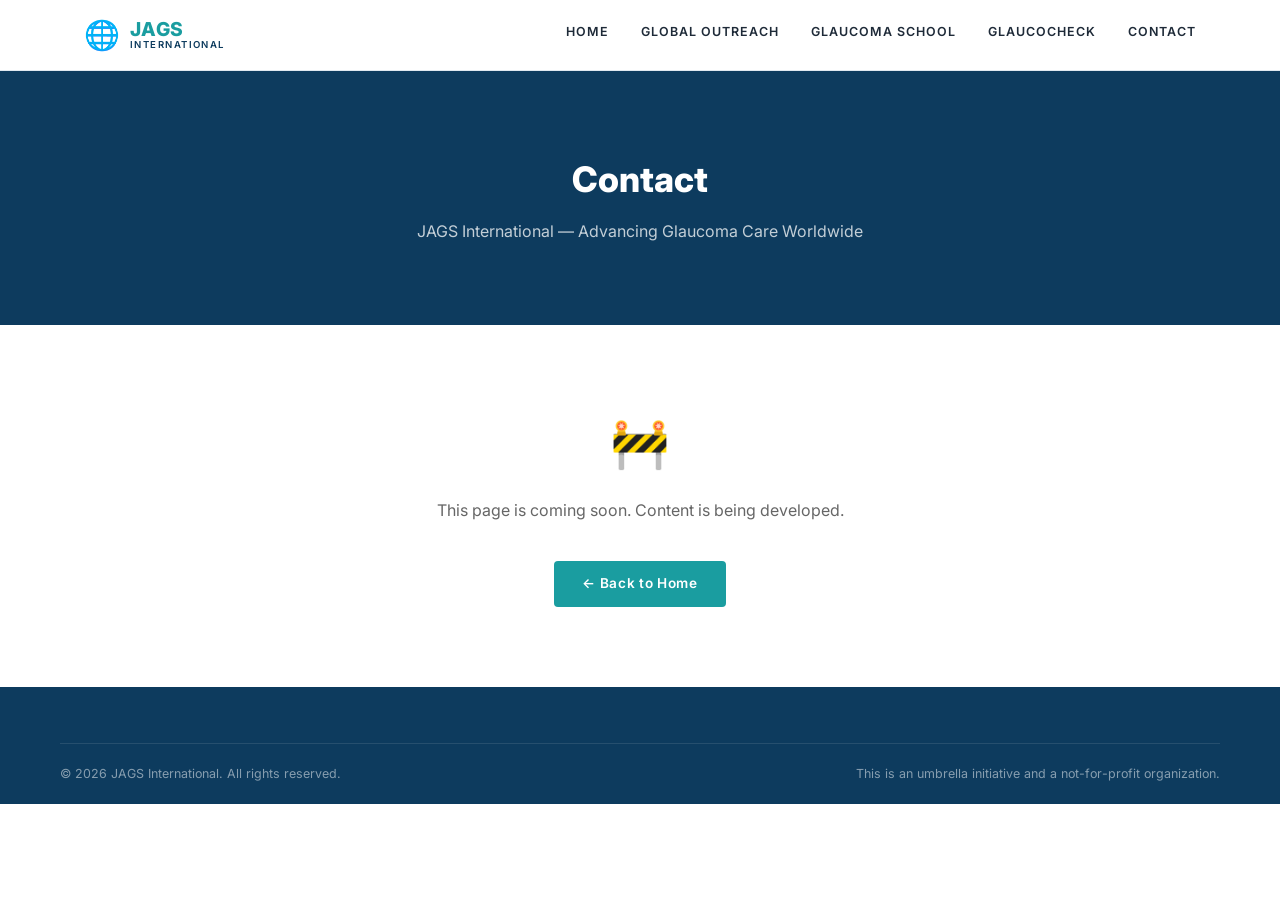
<file: jags-website/contact.html>
<!DOCTYPE html>
<html lang="en">
<head>
  <meta charset="UTF-8" />
  <meta name="viewport" content="width=device-width, initial-scale=1.0" />
  <title>Contact — JAGS International</title>
  <link rel="stylesheet" href="css/style.css" />
  <link href="https://fonts.googleapis.com/css2?family=Inter:wght@400;500;600;700;800&display=swap" rel="stylesheet" />
  <style>
    .page-hero {
      background: var(--navy);
      color: var(--white);
      padding: 80px 0;
      text-align: center;
    }
    .page-hero h1 { font-size: 2.2rem; font-weight: 800; margin-bottom: 12px; }
    .page-hero p  { font-size: 1rem; opacity: 0.75; max-width: 480px; margin: 0 auto; }
    .coming-soon  { text-align: center; padding: 80px 24px; color: var(--muted); font-size: 1rem; }
    .coming-soon span { display: block; font-size: 3rem; margin-bottom: 16px; }
  </style>
</head>
<body>
  <header class="navbar">
    <div class="container nav-inner">
      <a href="index.html" class="logo">
        <div class="logo-icon">🌐</div>
        <div class="logo-text">
          <span class="logo-main">JAGS</span>
          <span class="logo-sub">INTERNATIONAL</span>
        </div>
      </a>
      <button class="hamburger" id="hamburger">&#9776;</button>
      <nav class="nav-links" id="navLinks">
        <a href="index.html">HOME</a>
        <a href="global-outreach.html">GLOBAL OUTREACH</a>
        <a href="glaucoma-school.html">GLAUCOMA SCHOOL</a>
        <a href="glaucocheck.html">GLAUCOCHECK</a>
        <a href="contact.html">CONTACT</a>
      </nav>
    </div>
  </header>

  <section class="page-hero">
    <div class="container">
      <h1>Contact</h1>
      <p>JAGS International — Advancing Glaucoma Care Worldwide</p>
    </div>
  </section>

  <div class="coming-soon">
    <span>🚧</span>
    <p>This page is coming soon. Content is being developed.</p>
    <br>
    <a href="index.html" class="btn btn-teal">&larr; Back to Home</a>
  </div>

  <footer class="footer">
    <div class="footer-bottom container">
      <p>&copy; 2026 JAGS International. All rights reserved.</p>
      <p>This is an umbrella initiative and a not-for-profit organization.</p>
    </div>
  </footer>
  <script src="js/main.js"></script>
</body>
</html>
</file>
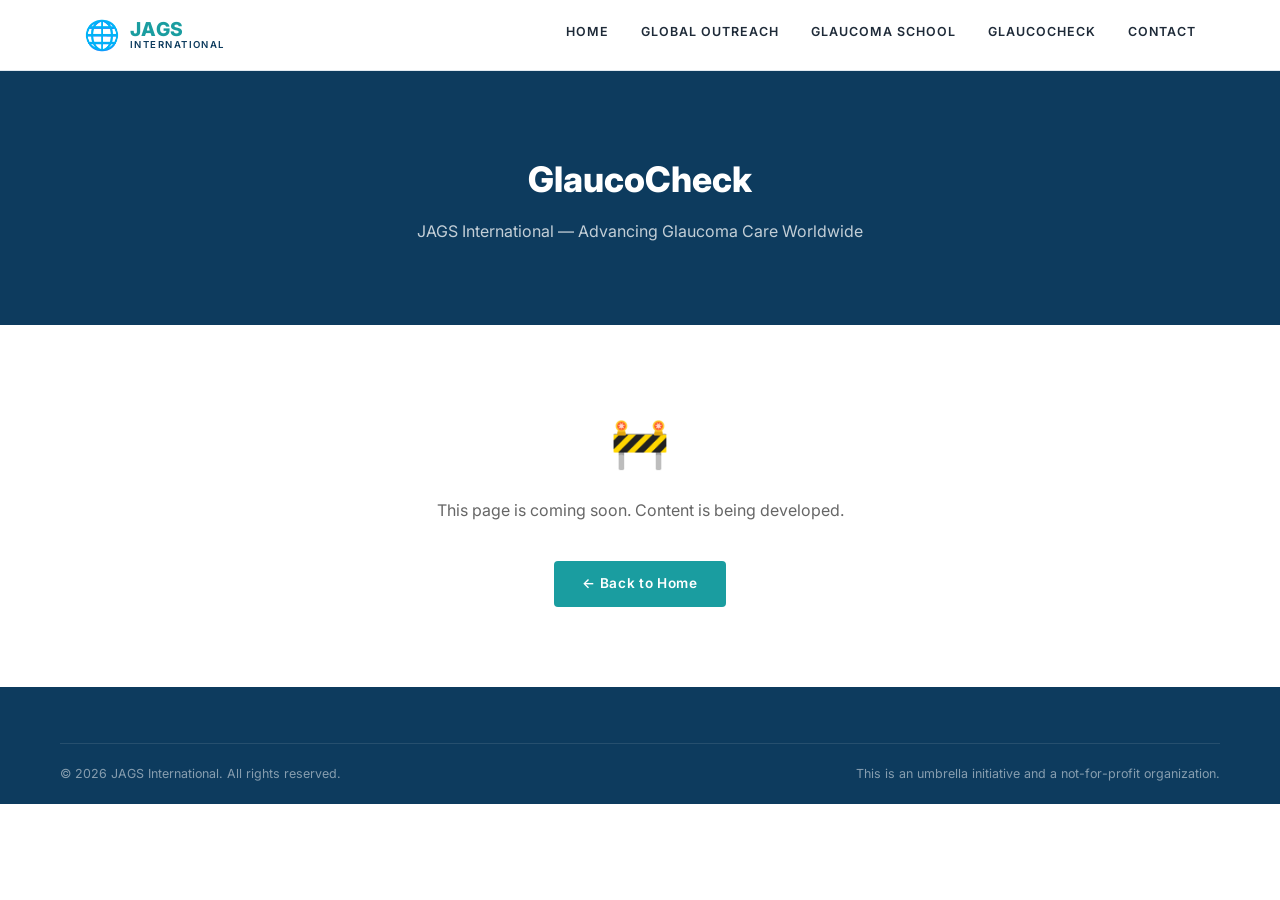
<file: jags-website/glaucocheck.html>
<!DOCTYPE html>
<html lang="en">
<head>
  <meta charset="UTF-8" />
  <meta name="viewport" content="width=device-width, initial-scale=1.0" />
  <title>GlaucoCheck — JAGS International</title>
  <link rel="stylesheet" href="css/style.css" />
  <link href="https://fonts.googleapis.com/css2?family=Inter:wght@400;500;600;700;800&display=swap" rel="stylesheet" />
  <style>
    .page-hero {
      background: var(--navy);
      color: var(--white);
      padding: 80px 0;
      text-align: center;
    }
    .page-hero h1 { font-size: 2.2rem; font-weight: 800; margin-bottom: 12px; }
    .page-hero p  { font-size: 1rem; opacity: 0.75; max-width: 480px; margin: 0 auto; }
    .coming-soon  { text-align: center; padding: 80px 24px; color: var(--muted); font-size: 1rem; }
    .coming-soon span { display: block; font-size: 3rem; margin-bottom: 16px; }
  </style>
</head>
<body>
  <header class="navbar">
    <div class="container nav-inner">
      <a href="index.html" class="logo">
        <div class="logo-icon">🌐</div>
        <div class="logo-text">
          <span class="logo-main">JAGS</span>
          <span class="logo-sub">INTERNATIONAL</span>
        </div>
      </a>
      <button class="hamburger" id="hamburger">&#9776;</button>
      <nav class="nav-links" id="navLinks">
        <a href="index.html">HOME</a>
        <a href="global-outreach.html">GLOBAL OUTREACH</a>
        <a href="glaucoma-school.html">GLAUCOMA SCHOOL</a>
        <a href="glaucocheck.html">GLAUCOCHECK</a>
        <a href="contact.html">CONTACT</a>
      </nav>
    </div>
  </header>

  <section class="page-hero">
    <div class="container">
      <h1>GlaucoCheck</h1>
      <p>JAGS International — Advancing Glaucoma Care Worldwide</p>
    </div>
  </section>

  <div class="coming-soon">
    <span>🚧</span>
    <p>This page is coming soon. Content is being developed.</p>
    <br>
    <a href="index.html" class="btn btn-teal">&larr; Back to Home</a>
  </div>

  <footer class="footer">
    <div class="footer-bottom container">
      <p>&copy; 2026 JAGS International. All rights reserved.</p>
      <p>This is an umbrella initiative and a not-for-profit organization.</p>
    </div>
  </footer>
  <script src="js/main.js"></script>
</body>
</html>
</file>
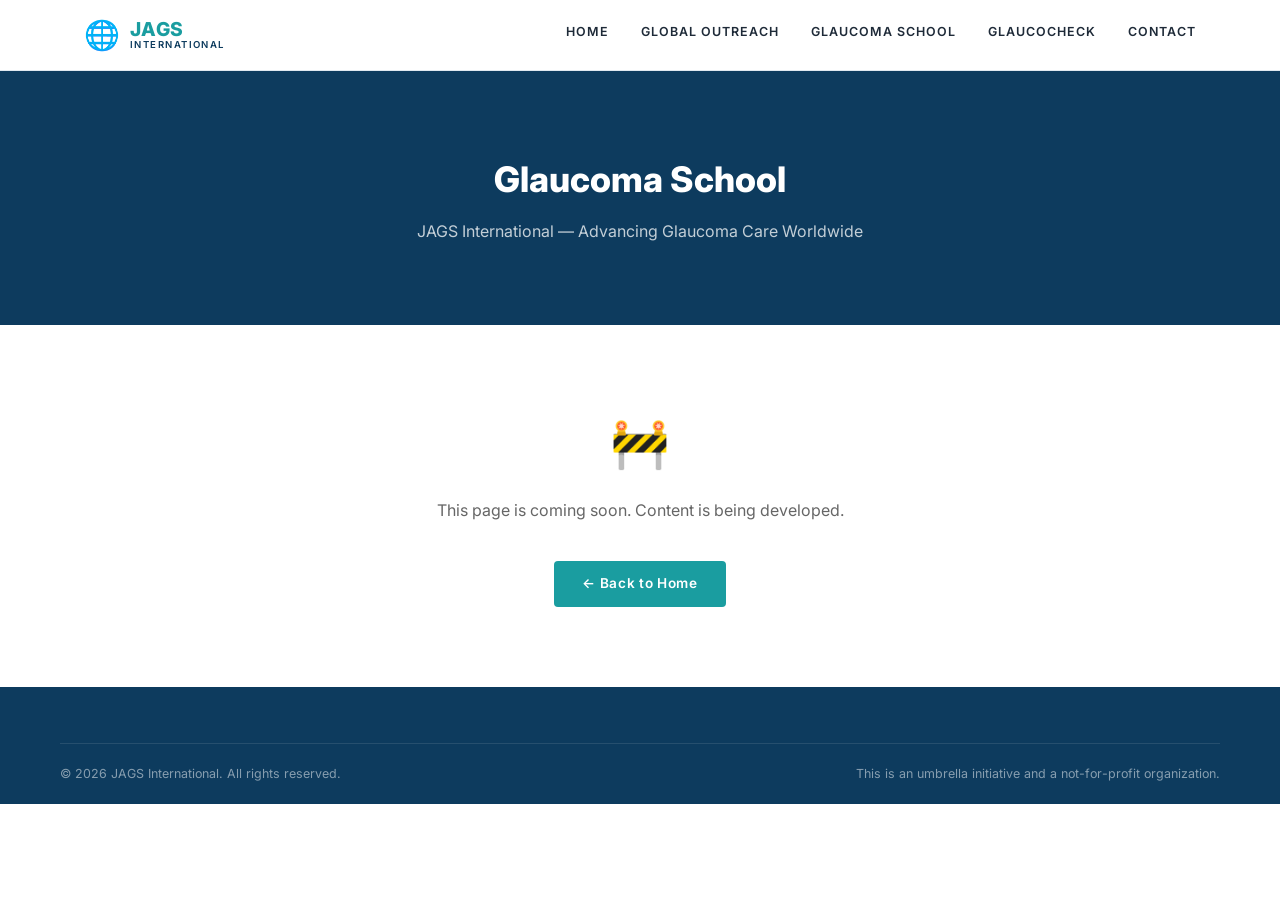
<file: jags-website/glaucoma-school.html>
<!DOCTYPE html>
<html lang="en">
<head>
  <meta charset="UTF-8" />
  <meta name="viewport" content="width=device-width, initial-scale=1.0" />
  <title>Glaucoma School — JAGS International</title>
  <link rel="stylesheet" href="css/style.css" />
  <link href="https://fonts.googleapis.com/css2?family=Inter:wght@400;500;600;700;800&display=swap" rel="stylesheet" />
  <style>
    .page-hero {
      background: var(--navy);
      color: var(--white);
      padding: 80px 0;
      text-align: center;
    }
    .page-hero h1 { font-size: 2.2rem; font-weight: 800; margin-bottom: 12px; }
    .page-hero p  { font-size: 1rem; opacity: 0.75; max-width: 480px; margin: 0 auto; }
    .coming-soon  { text-align: center; padding: 80px 24px; color: var(--muted); font-size: 1rem; }
    .coming-soon span { display: block; font-size: 3rem; margin-bottom: 16px; }
  </style>
</head>
<body>
  <header class="navbar">
    <div class="container nav-inner">
      <a href="index.html" class="logo">
        <div class="logo-icon">🌐</div>
        <div class="logo-text">
          <span class="logo-main">JAGS</span>
          <span class="logo-sub">INTERNATIONAL</span>
        </div>
      </a>
      <button class="hamburger" id="hamburger">&#9776;</button>
      <nav class="nav-links" id="navLinks">
        <a href="index.html">HOME</a>
        <a href="global-outreach.html">GLOBAL OUTREACH</a>
        <a href="glaucoma-school.html">GLAUCOMA SCHOOL</a>
        <a href="glaucocheck.html">GLAUCOCHECK</a>
        <a href="contact.html">CONTACT</a>
      </nav>
    </div>
  </header>

  <section class="page-hero">
    <div class="container">
      <h1>Glaucoma School</h1>
      <p>JAGS International — Advancing Glaucoma Care Worldwide</p>
    </div>
  </section>

  <div class="coming-soon">
    <span>🚧</span>
    <p>This page is coming soon. Content is being developed.</p>
    <br>
    <a href="index.html" class="btn btn-teal">&larr; Back to Home</a>
  </div>

  <footer class="footer">
    <div class="footer-bottom container">
      <p>&copy; 2026 JAGS International. All rights reserved.</p>
      <p>This is an umbrella initiative and a not-for-profit organization.</p>
    </div>
  </footer>
  <script src="js/main.js"></script>
</body>
</html>
</file>
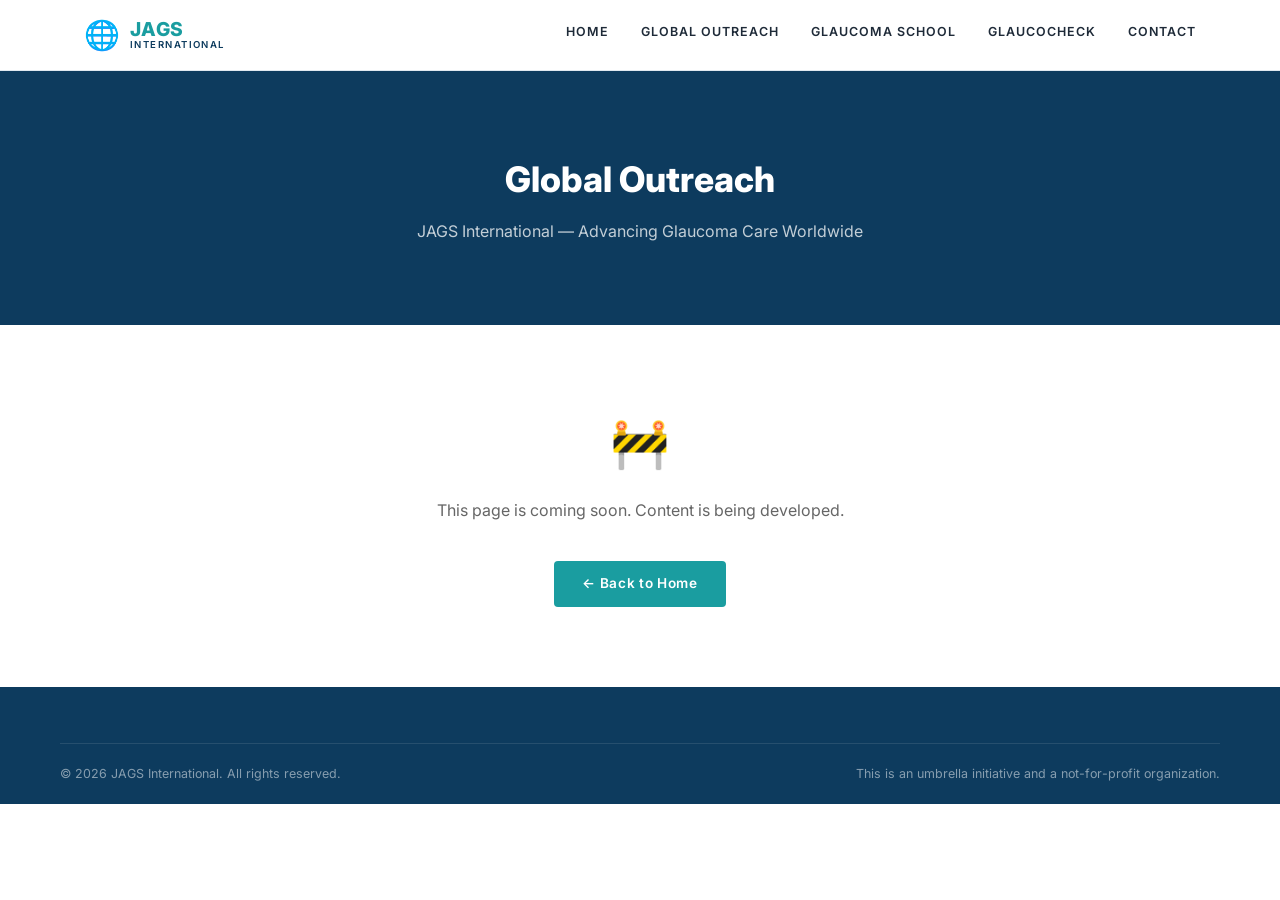
<file: jags-website/global-outreach.html>
<!DOCTYPE html>
<html lang="en">
<head>
  <meta charset="UTF-8" />
  <meta name="viewport" content="width=device-width, initial-scale=1.0" />
  <title>Global Outreach — JAGS International</title>
  <link rel="stylesheet" href="css/style.css" />
  <link href="https://fonts.googleapis.com/css2?family=Inter:wght@400;500;600;700;800&display=swap" rel="stylesheet" />
  <style>
    .page-hero {
      background: var(--navy);
      color: var(--white);
      padding: 80px 0;
      text-align: center;
    }
    .page-hero h1 { font-size: 2.2rem; font-weight: 800; margin-bottom: 12px; }
    .page-hero p  { font-size: 1rem; opacity: 0.75; max-width: 480px; margin: 0 auto; }
    .coming-soon  { text-align: center; padding: 80px 24px; color: var(--muted); font-size: 1rem; }
    .coming-soon span { display: block; font-size: 3rem; margin-bottom: 16px; }
  </style>
</head>
<body>
  <header class="navbar">
    <div class="container nav-inner">
      <a href="index.html" class="logo">
        <div class="logo-icon">🌐</div>
        <div class="logo-text">
          <span class="logo-main">JAGS</span>
          <span class="logo-sub">INTERNATIONAL</span>
        </div>
      </a>
      <button class="hamburger" id="hamburger">&#9776;</button>
      <nav class="nav-links" id="navLinks">
        <a href="index.html">HOME</a>
        <a href="global-outreach.html">GLOBAL OUTREACH</a>
        <a href="glaucoma-school.html">GLAUCOMA SCHOOL</a>
        <a href="glaucocheck.html">GLAUCOCHECK</a>
        <a href="contact.html">CONTACT</a>
      </nav>
    </div>
  </header>

  <section class="page-hero">
    <div class="container">
      <h1>Global Outreach</h1>
      <p>JAGS International — Advancing Glaucoma Care Worldwide</p>
    </div>
  </section>

  <div class="coming-soon">
    <span>🚧</span>
    <p>This page is coming soon. Content is being developed.</p>
    <br>
    <a href="index.html" class="btn btn-teal">&larr; Back to Home</a>
  </div>

  <footer class="footer">
    <div class="footer-bottom container">
      <p>&copy; 2026 JAGS International. All rights reserved.</p>
      <p>This is an umbrella initiative and a not-for-profit organization.</p>
    </div>
  </footer>
  <script src="js/main.js"></script>
</body>
</html>
</file>
<file: css/style.css>
/* ===========================
   JAGS International — styles
   =========================== */

/* ---------- Reset & Base ---------- */
*, *::before, *::after { box-sizing: border-box; margin: 0; padding: 0; }

:root {
  --teal:    #1a9da0;
  --teal-dk: #157d80;
  --navy:    #0d3b5e;
  --orange:  #e07b2a;
  --dark:    #1e2a38;
  --gray:    #f4f7fa;
  --text:    #333;
  --muted:   #666;
  --white:   #ffffff;
  --font:    'Inter', sans-serif;
}

body {
  font-family: var(--font);
  color: var(--text);
  line-height: 1.6;
}

html {
  scroll-behavior: smooth;
  scroll-padding-top: 90px;
}

img { display: block; width: 100%; object-fit: cover; }
a { text-decoration: none; }
p { margin-bottom: 0.75rem; }
p:last-child { margin-bottom: 0; }

.icon-sprite {
  position: absolute;
  width: 0;
  height: 0;
  overflow: hidden;
}
.site-icon {
  width: 1em;
  height: 1em;
  fill: none;
  stroke: currentColor;
  stroke-width: 1.8;
  stroke-linecap: round;
  stroke-linejoin: round;
}

.container {
  max-width: 1160px;
  padding: 0 24px;
  margin: 0 auto;
}

.section { padding: 72px 0; }

.section-title {
  text-align: center;
  font-size: 1rem;
  font-weight: 700;
  letter-spacing: 0.12em;
  color: var(--dark);
  margin-bottom: 48px;
}

/* ---------- Buttons ---------- */
.btn {
  display: inline-block;
  padding: 12px 28px;
  border-radius: 4px;
  font-size: 0.85rem;
  font-weight: 600;
  letter-spacing: 0.05em;
  cursor: pointer;
  transition: opacity 0.2s;
}
.btn:hover { opacity: 0.88; }

.btn-teal          { background: var(--teal); color: var(--white); }
.btn-outline       { background: transparent; color: var(--white); border: 2px solid var(--white); }
.btn-outline-white { background: transparent; color: var(--white); border: 2px solid var(--white); }

.learn-more {
  font-size: 0.8rem;
  font-weight: 700;
  letter-spacing: 0.06em;
}
.learn-more.teal   { color: var(--teal); }
.learn-more.dark   { color: var(--dark); }
.learn-more.orange { color: var(--orange); }

/* ---------- Navbar ---------- */
.navbar {
  position: sticky;
  top: 0;
  z-index: 100;
  background: var(--white);
  border-bottom: 1px solid #e0e8ef;
}

.nav-inner {
  display: flex;
  align-items: center;
  justify-content: space-between;
  height: 70px;
}

.logo {
  display: flex;
  align-items: center;
  gap: 10px;
}
.logo-icon {
  display: flex;
  align-items: center;
  justify-content: center;
  width: 38px;
  height: 38px;
  flex: 0 0 38px;
}
.logo-icon img {
  width: 100%;
  height: 100%;
  object-fit: contain;
}
.logo-text { display: flex; flex-direction: column; line-height: 1.1; }
.logo-main { font-size: 1.2rem; font-weight: 800; color: var(--teal); letter-spacing: 0.04em; }
.logo-sub  { font-size: 0.6rem; font-weight: 600; letter-spacing: 0.15em; color: var(--navy); }

.nav-links {
  display: flex;
  gap: 32px;
  align-items: center;
}
.nav-links a {
  font-size: 0.78rem;
  font-weight: 600;
  letter-spacing: 0.08em;
  color: var(--dark);
  padding-bottom: 4px;
  border-bottom: 2px solid transparent;
  transition: color 0.2s, border-color 0.2s;
}
.nav-links a:hover,
.nav-links a.active {
  color: var(--teal);
  border-bottom-color: var(--teal);
}

.hamburger {
  display: none;
  background: none;
  border: none;
  font-size: 1.5rem;
  cursor: pointer;
  color: var(--dark);
}

/* ---------- Hero ---------- */
.hero {
  position: relative;
  min-height: 520px;
  display: flex;
  align-items: center;
}
.hero-bg {
  position: absolute;
  inset: 0;
  width: 100%;
  height: 100%;
  object-fit: cover;
  object-position: center;
}
.hero-overlay {
  position: absolute;
  inset: 0;
  background: linear-gradient(to right, rgba(10,40,70,0.85) 45%, rgba(10,40,70,0.4));
}

.hero-content {
  position: relative;
  display: flex;
  flex-direction: column;
  align-items: flex-start;
  justify-content: flex-start;
  z-index: 1;
  width: 100%;
  max-width: none;
  margin: 0;
  margin-left: 60px;
  color: var(--white);
  padding: 60px 24px;
  text-align: left;
}


.hero-content h1 {
  max-width: 580px;
  font-size: clamp(1.6rem, 3.5vw, 2.5rem);
  font-weight: 800;
  line-height: 1.2;
  margin-bottom: 20px;
}


.hero-content p {
  max-width: 580px;
  font-size: 0.95rem;
  opacity: 0.9;
  margin-bottom: 32px;
}
.hero-buttons { display: flex; gap: 16px; flex-wrap: wrap; }

/* ---------- About ---------- */
.about { background: var(--white); }
.about-grid {
  display: grid;
  grid-template-columns: 160px 1fr 1fr;
  gap: 48px;
  align-items: start;
}
.about-photo {
  width: 140px;
  height: 140px;
  border-radius: 50%;
  object-fit: cover;
  border: 4px solid var(--teal);
}
.about-center h2 {
  font-size: 1.3rem;
  font-weight: 700;
  color: var(--dark);
  margin-bottom: 16px;
}
.about-center p { font-size: 0.9rem; color: var(--muted); }
.text-link {
  color: var(--teal);
  border-bottom: 1px solid currentColor;
}
.text-link:hover { color: var(--teal-dk); }
blockquote {
  border-left: 4px solid var(--teal);
  padding: 24px 28px;
  background: var(--gray);
  border-radius: 0 8px 8px 0;
  font-size: 1rem;
  font-style: italic;
  color: var(--dark);
  line-height: 1.7;
}
.quote-open, .quote-close {
  font-size: 2rem;
  color: var(--teal);
  font-style: normal;
  line-height: 0;
  vertical-align: -10px;
}
blockquote cite {
  display: block;
  margin-top: 16px;
  font-size: 0.85rem;
  font-style: normal;
  font-weight: 600;
  color: var(--teal);
}

/* ---------- Pillars ---------- */
.pillars { background: var(--gray); }
.pillars-grid {
  display: grid;
  grid-template-columns: repeat(2, minmax(0, 1fr));
  gap: 36px;
}
.pillar-card {
  background: var(--white);
  border-radius: 8px;
  overflow: hidden;
  box-shadow: 0 2px 12px rgba(0,0,0,0.07);
  display: flex;
  flex-direction: column;
  padding-bottom: 24px;
}
.pillar-img-wrap {
  position: relative;
  height: 300px;
  overflow: hidden;
}
.pillar-img-wrap img { height: 100%; object-fit: cover; }
.pillar-icon {
  position: absolute;
  bottom: 12px;
  left: 16px;
  background: rgba(13,59,94,0.72);
  backdrop-filter: blur(4px);
  border-radius: 50%;
  width: 44px;
  height: 44px;
  display: flex;
  align-items: center;
  justify-content: center;
  color: var(--white);
  font-size: 1.35rem;
}
.pillar-card h3 { padding: 24px 28px 10px; font-size: 0.95rem; font-weight: 700; letter-spacing: 0.08em; }
.pillar-heading.teal { color: var(--teal); }
.pillar-heading.dark { color: var(--dark); }
.pillar-card p { padding: 0 28px; font-size: 0.95rem; color: var(--muted); flex: 1; }
.pillar-card .learn-more { padding: 12px 28px 0; display: block; }
.glaucocheck-wrap { background: var(--dark); }
.glaucocheck-label {
  position: absolute;
  top: 16px;
  left: 16px;
  font-size: 1.3rem;
  font-weight: 800;
}
.gc-white { color: var(--white); }
.gc-teal  { color: var(--teal); }
.gc-tm    { color: var(--teal); font-size: 0.7rem; vertical-align: super; }
.gc-app   { display: block; font-size: 0.75rem; letter-spacing: 0.1em; color: var(--white); font-weight: 600; }

/* ---------- Glaucoma School ---------- */
.glaucoma-school-detail { background: var(--white); }
.glaucoma-school-grid {
  display: grid;
  grid-template-columns: minmax(280px, 0.9fr) minmax(320px, 1.1fr);
  gap: 56px;
  align-items: start;
}
.section-kicker {
  display: block;
  color: var(--teal);
  font-size: 0.78rem;
  font-weight: 800;
  letter-spacing: 0.12em;
  text-transform: uppercase;
  margin-bottom: 12px;
}
.school-copy h2 {
  color: var(--dark);
  font-size: 1.8rem;
  line-height: 1.2;
  margin-bottom: 16px;
}
.school-copy > p {
  color: var(--muted);
  font-size: 0.95rem;
  max-width: 520px;
}
.school-sponsor {
  border-top: 1px solid #e0e8ef;
  margin-top: 28px;
  padding-top: 22px;
}
.school-sponsor span,
.program-highlights h3,
.rotating-host h3 {
  display: block;
  color: var(--navy);
  font-size: 0.78rem;
  font-weight: 800;
  letter-spacing: 0.08em;
  text-transform: uppercase;
  margin-bottom: 10px;
}
.school-sponsor img {
  width: 160px;
  height: auto;
  object-fit: contain;
  margin-bottom: 12px;
}
.school-sponsor p,
.rotating-host p {
  color: var(--muted);
  font-size: 0.9rem;
}
.school-details {
  display: grid;
  gap: 28px;
}
.program-highlights ul {
  display: grid;
  grid-template-columns: repeat(2, minmax(0, 1fr));
  gap: 10px 22px;
  list-style: none;
}
.program-highlights li {
  position: relative;
  padding-left: 20px;
  color: var(--muted);
  font-size: 0.9rem;
  line-height: 1.4;
}
.program-highlights li::before {
  content: "";
  position: absolute;
  top: 0.62em;
  left: 0;
  width: 6px;
  height: 6px;
  border-radius: 50%;
  background: var(--teal);
}
.rotating-host {
  border-left: 4px solid var(--teal);
  background: var(--gray);
  padding: 22px 24px;
  border-radius: 0 8px 8px 0;
}

/* ---------- Impact ---------- */
.impact { background: var(--white); }
.impact-slider-wrap {
  display: flex;
  align-items: center;
  gap: 12px;
}
.impact-track-outer {
  overflow: hidden;
  flex: 1;
  border-radius: 6px;
}
.impact-track {
  display: flex;
  gap: 12px;
  transition: transform 0.4s ease;
}
.impact-track img {
  width: calc((100% - 48px) / 4 - 3px);
  min-width: 180px;
  height: 180px;
  border-radius: 6px;
  object-fit: cover;
  flex-shrink: 0;
}
.slider-btn {
  background: var(--teal);
  color: var(--white);
  border: none;
  border-radius: 50%;
  width: 40px;
  height: 40px;
  font-size: 1.5rem;
  cursor: pointer;
  display: flex;
  align-items: center;
  justify-content: center;
  flex-shrink: 0;
  transition: background 0.2s;
}
.slider-btn:hover { background: var(--teal-dk); }
.slider-dots {
  display: flex;
  justify-content: center;
  gap: 8px;
  margin-top: 20px;
}
.dot {
  width: 10px;
  height: 10px;
  border-radius: 50%;
  background: #ccd8e0;
  cursor: pointer;
  transition: background 0.2s;
}
.dot.active { background: var(--teal); }

/* ---------- Regional ---------- */
.regional { background: var(--gray); }
.regional-grid {
  display: grid;
  grid-template-columns: 1fr 1fr;
  gap: 32px;
}
.regional-card {
  background: var(--white);
  border-radius: 8px;
  padding: 32px;
  box-shadow: 0 2px 12px rgba(0,0,0,0.07);
}
.regional-card h3 {
  font-size: 1rem;
  font-weight: 800;
  color: var(--navy);
  letter-spacing: 0.04em;
  margin-bottom: 6px;
}
.regional-card h4 { font-size: 0.8rem; letter-spacing: 0.06em; margin-bottom: 16px; }
.regional-card p  { font-size: 0.88rem; color: var(--muted); margin-bottom: 20px; }
.regional-card .btn { margin-top: 16px; }

.regional-icons {
  display: flex;
  gap: 16px;
  flex-wrap: wrap;
  margin: 20px 0;
}
.ricon {
  display: flex;
  flex-direction: column;
  align-items: center;
  gap: 4px;
  color: var(--teal);
  font-size: 1.55rem;
}
.ricon small {
  font-size: 0.68rem;
  text-align: center;
  color: var(--muted);
  max-width: 68px;
  line-height: 1.3;
}

.regional-img-wrap { border-radius: 8px; overflow: hidden; margin: 16px 0; position: relative; }
.regional-img { height: 220px; object-fit: cover; }

.hospital-badge {
  position: absolute;
  top: 50%;
  left: 50%;
  transform: translate(-50%, -50%);
  background: rgba(255,255,255,0.9);
  padding: 10px 18px;
  font-size: 0.85rem;
  font-weight: 800;
  text-align: center;
  color: var(--navy);
  letter-spacing: 0.06em;
  border-radius: 4px;
}

.map-wrap {
  display: inline-block;
  max-width: 100%;
}
.map-img {
  width: auto;
  max-width: 100%;
  height: 220px;
  object-fit: contain;
  border-radius: 8px;
}
.participating { margin-top: 12px; }
.participating p { font-size: 0.85rem; color: var(--muted); margin-top: 4px; }

/* ---------- Partners ---------- */
.partners { background: var(--white); }
.partners-grid {
  display: grid;
  grid-template-columns: repeat(3, minmax(0, 1fr));
  gap: 36px;
}
.partners-col h4 {
  font-size: 0.8rem;
  letter-spacing: 0.1em;
  margin-bottom: 20px;
  border-bottom: 2px solid var(--gray);
  padding-bottom: 8px;
}
.partner-item {
  display: flex;
  gap: 16px;
  align-items: flex-start;
  margin-bottom: 24px;
}
.partner-link {
  color: inherit;
  transition: opacity 0.2s;
}
.partner-link:hover { opacity: 0.82; }
.partner-logo-circle {
  width: 52px;
  height: 52px;
  border-radius: 50%;
  background: var(--gray);
  display: flex;
  align-items: center;
  justify-content: center;
  color: var(--teal);
  font-size: 1.35rem;
  flex-shrink: 0;
}
.partner-logo-img {
  width: 72px;
  min-height: 52px;
  display: flex;
  align-items: center;
  justify-content: center;
  flex-shrink: 0;
}
.partner-logo-img img {
  width: 100%;
  max-height: 52px;
  object-fit: contain;
}
.partner-item strong { display: block; font-size: 0.9rem; color: var(--dark); margin-bottom: 4px; }
.partner-item p { font-size: 0.83rem; color: var(--muted); }

/* ---------- CTA Banner ---------- */
.cta-banner {
  position: relative;
  min-height: 200px;
  display: flex;
  align-items: center;
}
.cta-bg {
  position: absolute;
  inset: 0;
  overflow: hidden;
}
.cta-bg img { height: 100%; object-fit: cover; }
.cta-overlay {
  position: absolute;
  inset: 0;
  background: rgba(10, 55, 90, 0.78);
}
.cta-content {
  position: relative;
  z-index: 1;
  display: flex;
  align-items: center;
  justify-content: space-between;
  gap: 32px;
  padding: 48px 24px;
  flex-wrap: wrap;
}
.cta-content p {
  color: var(--white);
  font-size: 1.2rem;
  font-weight: 700;
  max-width: 520px;
  line-height: 1.4;
  margin: 0;
}

/* ---------- Contact ---------- */
.contact { background: var(--white); }
.contact-grid {
  display: grid;
  grid-template-columns: minmax(240px, 0.8fr) minmax(320px, 1.2fr);
  gap: 56px;
  align-items: start;
}
.contact-copy h2 {
  font-size: 1.6rem;
  color: var(--dark);
  margin-bottom: 16px;
}
.contact-copy p {
  color: var(--muted);
  font-size: 0.95rem;
  max-width: 420px;
}
.contact-copy a {
  display: inline-block;
  color: var(--teal);
  font-weight: 700;
  margin-top: 12px;
}
.contact-form {
  display: grid;
  gap: 18px;
}
.contact-form label {
  display: grid;
  gap: 8px;
  color: var(--dark);
  font-size: 0.82rem;
  font-weight: 700;
  letter-spacing: 0.04em;
  text-transform: uppercase;
}
.contact-form input,
.contact-form textarea {
  width: 100%;
  border: 1px solid #ccd8e0;
  border-radius: 6px;
  padding: 12px 14px;
  color: var(--text);
  font: inherit;
  outline: none;
}
.contact-form textarea { resize: vertical; }
.contact-form input:focus,
.contact-form textarea:focus {
  border-color: var(--teal);
  box-shadow: 0 0 0 3px rgba(26,157,160,0.14);
}
.contact-form .btn {
  justify-self: start;
  border: 0;
}

/* ---------- Footer ---------- */
.footer {
  background: var(--navy);
  color: rgba(255,255,255,0.85);
  padding: 56px 0 0;
}
.footer-grid {
  display: grid;
  grid-template-columns: 2fr 1fr 1.5fr 1.5fr;
  gap: 40px;
  padding-bottom: 40px;
}
.footer .logo-main { color: var(--teal); }
.footer .logo-sub  { color: rgba(255,255,255,0.7); }
.footer-tagline {
  font-size: 0.8rem;
  opacity: 0.7;
  margin-top: 12px;
  line-height: 1.5;
}
.footer-social {
  display: flex;
  gap: 10px;
  margin-top: 16px;
}
.footer-social a {
  width: 32px;
  height: 32px;
  border-radius: 50%;
  border: 1px solid rgba(255,255,255,0.3);
  display: flex;
  align-items: center;
  justify-content: center;
  font-size: 0.8rem;
  color: rgba(255,255,255,0.8);
  transition: border-color 0.2s, color 0.2s;
}
.footer-social a:hover { border-color: var(--teal); color: var(--teal); }
.linkedin-icon {
  width: 18px;
  height: 18px;
  object-fit: contain;
}

.footer-col h5 {
  font-size: 0.78rem;
  letter-spacing: 0.1em;
  font-weight: 700;
  color: var(--white);
  margin-bottom: 16px;
}
.footer-col a, .footer-col p {
  display: block;
  font-size: 0.84rem;
  color: rgba(255,255,255,0.7);
  margin-bottom: 8px;
}
.footer-col a:hover { color: var(--teal); }
.footer-contact-icon {
  width: 1em;
  height: 1em;
  margin-right: 6px;
  vertical-align: -0.14em;
  fill: none;
  stroke: currentColor;
  stroke-width: 1.8;
  stroke-linecap: round;
  stroke-linejoin: round;
}

.founder-card {
  display: flex;
  align-items: center;
  gap: 12px;
}
.founder-photo {
  width: 52px;
  height: 52px;
  border-radius: 50%;
  object-fit: cover;
  border: 2px solid var(--teal);
  flex-shrink: 0;
}
.founder-card strong { display: block; font-size: 0.9rem; color: var(--white); }
.founder-card span   { font-size: 0.78rem; color: rgba(255,255,255,0.6); }

.footer-bottom {
  border-top: 1px solid rgba(255,255,255,0.1);
  padding: 20px 0;
  display: flex;
  justify-content: space-between;
  flex-wrap: wrap;
  margin-left: 24px;
  margin-right: 24px;
  gap: 8px;
}
.footer-bottom p { font-size: 0.78rem; color: rgba(255,255,255,0.5); margin: 0; }

/* ---------- Utility ---------- */
.teal { color: var(--teal); }

/* ---------- Responsive ---------- */
@media (max-width: 900px) {
  .about-grid { grid-template-columns: 1fr; text-align: center; }
  .about-left  { display: flex; justify-content: center; }
  .pillars-grid { grid-template-columns: 1fr; }
  .regional-grid { grid-template-columns: 1fr; }
  .partners-grid { grid-template-columns: 1fr; }
  .glaucoma-school-grid { grid-template-columns: 1fr; gap: 36px; }
  .contact-grid { grid-template-columns: 1fr; gap: 32px; }
  .footer-grid { grid-template-columns: 1fr 1fr; }
}

@media (max-width: 640px) {
  .hamburger { display: block; }
  .nav-links {
    display: none;
    flex-direction: column;
    position: absolute;
    top: 70px;
    left: 0;
    right: 0;
    background: var(--white);
    padding: 20px;
    gap: 16px;
    border-bottom: 1px solid #e0e8ef;
    z-index: 99;
  }
  .nav-links.open { display: flex; }
  .navbar { position: relative; }
  .hero { background: #061c30; }
  .hero-bg { opacity: 0.30; }
  .hero-content h1 { font-size: 1.5rem; }
  .program-highlights ul { grid-template-columns: 1fr; }
  .impact-track img {
    width: 100%;
    min-width: 100%;
    height: 220px;
  }
  .footer {
    padding-top: 40px;
  }
  .footer-grid {
    grid-template-columns: 1fr 1fr;
    gap: 34px 24px;
    padding-bottom: 36px;
  }
  .footer-brand {
    grid-column: 1 / -1;
    display: flex;
    flex-direction: column;
    align-items: center;
    text-align: center;
    padding-bottom: 28px;
    border-bottom: 1px solid rgba(255,255,255,0.12);
  }
  .footer-brand .logo {
    justify-content: center;
    padding-right: 0;
  }
  .footer-tagline {
    max-width: 300px;
    margin-top: 12px;
  }
  .footer-social {
    position: static;
    margin-top: 0;
  }
  .footer-brand .logo + .footer-tagline {
    order: 2;
  }
  .footer-social {
    order: 1;
  }
  .footer-brand {
    display: grid;
    grid-template-columns: auto auto;
    justify-content: center;
    align-items: center;
    gap: 16px 16px;
  }
  .footer-brand .logo {
    grid-column: 1;
  }
  .footer-social {
    grid-column: 2;
    align-self: center;
  }
  .footer-tagline {
    grid-column: 1 / -1;
    justify-self: center;
  }
  .footer-col {
    padding-top: 2px;
  }
  .footer-col h5 {
    margin-bottom: 10px;
  }
  .footer-col a,
  .footer-col p {
    font-size: 0.8rem;
    line-height: 1.35;
  }
  .footer-col:nth-child(3) p {
    display: flex;
    align-items: center;
    gap: 6px;
    margin-bottom: 6px;
    overflow-wrap: anywhere;
  }
  .footer-col:nth-child(4) {
    grid-column: 1 / -1;
    text-align: center;
    padding-top: 28px;
    border-top: 1px solid rgba(255,255,255,0.12);
  }
  .founder-card {
    flex-direction: column;
    justify-content: center;
    align-items: center;
    gap: 10px;
    max-width: 220px;
    margin: 0 auto;
    text-align: center;
  }
  .footer-bottom {
    flex-direction: column;
    margin-left: 0;
    padding: 16px 24px;
  }
  .cta-content { flex-direction: column; text-align: center; }
  .contact-form .btn { width: 100%; }
    
  .hero-content {
    position: relative;
    display: flex;
    flex-direction: column;
    z-index: 1;
    width: 100%;
    max-width: none;
    margin: 0;
    color: var(--white);
    padding: 60px 24px;
    align-items: flex-start;
    text-align: left;
  }

}
</file>
<file: jags-website/css/style.css>
/* ===========================
   JAGS International — styles
   =========================== */

/* ---------- Reset & Base ---------- */
*, *::before, *::after { box-sizing: border-box; margin: 0; padding: 0; }

:root {
  --teal:    #1a9da0;
  --teal-dk: #157d80;
  --navy:    #0d3b5e;
  --orange:  #e07b2a;
  --dark:    #1e2a38;
  --gray:    #f4f7fa;
  --text:    #333;
  --muted:   #666;
  --white:   #ffffff;
  --font:    'Inter', sans-serif;
}

body {
  font-family: var(--font);
  color: var(--text);
  line-height: 1.6;
}

img { display: block; width: 100%; object-fit: cover; }
a { text-decoration: none; }
p { margin-bottom: 0.75rem; }
p:last-child { margin-bottom: 0; }

.container {
  max-width: 1160px;
  margin: 0 auto;
  padding: 0 24px;
}

.section { padding: 72px 0; }

.section-title {
  text-align: center;
  font-size: 1rem;
  font-weight: 700;
  letter-spacing: 0.12em;
  color: var(--dark);
  margin-bottom: 48px;
}

/* ---------- Buttons ---------- */
.btn {
  display: inline-block;
  padding: 12px 28px;
  border-radius: 4px;
  font-size: 0.85rem;
  font-weight: 600;
  letter-spacing: 0.05em;
  cursor: pointer;
  transition: opacity 0.2s;
}
.btn:hover { opacity: 0.88; }

.btn-teal          { background: var(--teal); color: var(--white); }
.btn-outline       { background: transparent; color: var(--white); border: 2px solid var(--white); }
.btn-outline-white { background: transparent; color: var(--white); border: 2px solid var(--white); }

.learn-more {
  font-size: 0.8rem;
  font-weight: 700;
  letter-spacing: 0.06em;
}
.learn-more.teal   { color: var(--teal); }
.learn-more.dark   { color: var(--dark); }
.learn-more.orange { color: var(--orange); }

/* ---------- Navbar ---------- */
.navbar {
  position: sticky;
  top: 0;
  z-index: 100;
  background: var(--white);
  border-bottom: 1px solid #e0e8ef;
}

.nav-inner {
  display: flex;
  align-items: center;
  justify-content: space-between;
  height: 70px;
}

.logo {
  display: flex;
  align-items: center;
  gap: 10px;
}
.logo-icon { font-size: 1.8rem; color: var(--teal); }
.logo-text { display: flex; flex-direction: column; line-height: 1.1; }
.logo-main { font-size: 1.2rem; font-weight: 800; color: var(--teal); letter-spacing: 0.04em; }
.logo-sub  { font-size: 0.6rem; font-weight: 600; letter-spacing: 0.15em; color: var(--navy); }

.nav-links {
  display: flex;
  gap: 32px;
  align-items: center;
}
.nav-links a {
  font-size: 0.78rem;
  font-weight: 600;
  letter-spacing: 0.08em;
  color: var(--dark);
  padding-bottom: 4px;
  border-bottom: 2px solid transparent;
  transition: color 0.2s, border-color 0.2s;
}
.nav-links a:hover,
.nav-links a.active {
  color: var(--teal);
  border-bottom-color: var(--teal);
}

.hamburger {
  display: none;
  background: none;
  border: none;
  font-size: 1.5rem;
  cursor: pointer;
  color: var(--dark);
}

/* ---------- Hero ---------- */
.hero {
  position: relative;
  min-height: 520px;
  display: flex;
  align-items: center;
}
.hero-bg {
  position: absolute;
  inset: 0;
  width: 100%;
  height: 100%;
  object-fit: cover;
  object-position: center;
}
.hero-overlay {
  position: absolute;
  inset: 0;
  background: linear-gradient(to right, rgba(10,40,70,0.85) 45%, rgba(10,40,70,0.4));
}
.hero-content {
  position: relative;
  z-index: 1;
  max-width: 580px;
  color: var(--white);
  padding: 60px 24px;
}
.hero-content h1 {
  font-size: clamp(1.6rem, 3.5vw, 2.5rem);
  font-weight: 800;
  line-height: 1.2;
  margin-bottom: 20px;
}
.hero-content p {
  font-size: 0.95rem;
  opacity: 0.9;
  margin-bottom: 32px;
}
.hero-buttons { display: flex; gap: 16px; flex-wrap: wrap; }

/* ---------- About ---------- */
.about { background: var(--white); }
.about-grid {
  display: grid;
  grid-template-columns: 160px 1fr 1fr;
  gap: 48px;
  align-items: start;
}
.about-photo {
  width: 140px;
  height: 140px;
  border-radius: 50%;
  object-fit: cover;
  border: 4px solid var(--teal);
}
.about-center h2 {
  font-size: 1.3rem;
  font-weight: 700;
  color: var(--dark);
  margin-bottom: 16px;
}
.about-center p { font-size: 0.9rem; color: var(--muted); }
blockquote {
  border-left: 4px solid var(--teal);
  padding: 24px 28px;
  background: var(--gray);
  border-radius: 0 8px 8px 0;
  font-size: 1rem;
  font-style: italic;
  color: var(--dark);
  line-height: 1.7;
}
.quote-open, .quote-close {
  font-size: 2rem;
  color: var(--teal);
  font-style: normal;
  line-height: 0;
  vertical-align: -10px;
}
blockquote cite {
  display: block;
  margin-top: 16px;
  font-size: 0.85rem;
  font-style: normal;
  font-weight: 600;
  color: var(--teal);
}

/* ---------- Pillars ---------- */
.pillars { background: var(--gray); }
.pillars-grid {
  display: grid;
  grid-template-columns: repeat(3, 1fr);
  gap: 28px;
}
.pillar-card {
  background: var(--white);
  border-radius: 8px;
  overflow: hidden;
  box-shadow: 0 2px 12px rgba(0,0,0,0.07);
  display: flex;
  flex-direction: column;
  padding-bottom: 24px;
}
.pillar-img-wrap {
  position: relative;
  height: 220px;
  overflow: hidden;
}
.pillar-img-wrap img { height: 100%; object-fit: cover; }
.pillar-icon {
  position: absolute;
  bottom: 12px;
  left: 16px;
  background: rgba(255,255,255,0.15);
  backdrop-filter: blur(4px);
  border-radius: 50%;
  width: 44px;
  height: 44px;
  display: flex;
  align-items: center;
  justify-content: center;
  font-size: 1.3rem;
}
.pillar-card h3 { padding: 20px 20px 8px; font-size: 0.85rem; font-weight: 700; letter-spacing: 0.08em; }
.pillar-heading.teal { color: var(--teal); }
.pillar-heading.dark { color: var(--dark); }
.pillar-card p { padding: 0 20px; font-size: 0.88rem; color: var(--muted); flex: 1; }
.pillar-card .learn-more { padding: 12px 20px 0; display: block; }

.glaucocheck-wrap { background: var(--dark); }
.glaucocheck-label {
  position: absolute;
  top: 16px;
  left: 16px;
  font-size: 1.3rem;
  font-weight: 800;
}
.gc-white { color: var(--white); }
.gc-teal  { color: var(--teal); }
.gc-tm    { color: var(--teal); font-size: 0.7rem; vertical-align: super; }
.gc-app   { display: block; font-size: 0.75rem; letter-spacing: 0.1em; color: var(--white); font-weight: 600; }

/* ---------- Impact ---------- */
.impact { background: var(--white); }
.impact-slider-wrap {
  display: flex;
  align-items: center;
  gap: 12px;
}
.impact-track-outer {
  overflow: hidden;
  flex: 1;
  border-radius: 6px;
}
.impact-track {
  display: flex;
  gap: 12px;
  transition: transform 0.4s ease;
}
.impact-track img {
  width: calc((100% - 48px) / 4 - 3px);
  min-width: 180px;
  height: 180px;
  border-radius: 6px;
  object-fit: cover;
  flex-shrink: 0;
}
.slider-btn {
  background: var(--teal);
  color: var(--white);
  border: none;
  border-radius: 50%;
  width: 40px;
  height: 40px;
  font-size: 1.5rem;
  cursor: pointer;
  display: flex;
  align-items: center;
  justify-content: center;
  flex-shrink: 0;
  transition: background 0.2s;
}
.slider-btn:hover { background: var(--teal-dk); }
.slider-dots {
  display: flex;
  justify-content: center;
  gap: 8px;
  margin-top: 20px;
}
.dot {
  width: 10px;
  height: 10px;
  border-radius: 50%;
  background: #ccd8e0;
  cursor: pointer;
  transition: background 0.2s;
}
.dot.active { background: var(--teal); }

/* ---------- Regional ---------- */
.regional { background: var(--gray); }
.regional-grid {
  display: grid;
  grid-template-columns: 1fr 1fr;
  gap: 32px;
}
.regional-card {
  background: var(--white);
  border-radius: 8px;
  padding: 32px;
  box-shadow: 0 2px 12px rgba(0,0,0,0.07);
}
.regional-card h3 {
  font-size: 1rem;
  font-weight: 800;
  color: var(--navy);
  letter-spacing: 0.04em;
  margin-bottom: 6px;
}
.regional-card h4 { font-size: 0.8rem; letter-spacing: 0.06em; margin-bottom: 16px; }
.regional-card p  { font-size: 0.88rem; color: var(--muted); margin-bottom: 20px; }
.regional-card .btn { margin-top: 16px; }

.regional-icons {
  display: flex;
  gap: 16px;
  flex-wrap: wrap;
  margin: 20px 0;
}
.ricon {
  display: flex;
  flex-direction: column;
  align-items: center;
  gap: 4px;
  font-size: 1.4rem;
}
.ricon small {
  font-size: 0.68rem;
  text-align: center;
  color: var(--muted);
  max-width: 68px;
  line-height: 1.3;
}

.regional-img-wrap { border-radius: 8px; overflow: hidden; margin: 16px 0; position: relative; }
.regional-img { height: 220px; object-fit: cover; }

.hospital-badge {
  position: absolute;
  top: 50%;
  left: 50%;
  transform: translate(-50%, -50%);
  background: rgba(255,255,255,0.9);
  padding: 10px 18px;
  font-size: 0.85rem;
  font-weight: 800;
  text-align: center;
  color: var(--navy);
  letter-spacing: 0.06em;
  border-radius: 4px;
}

.map-img { height: 180px; object-fit: cover; border-radius: 8px; }
.participating { margin-top: 12px; }
.participating p { font-size: 0.85rem; color: var(--muted); margin-top: 4px; }

/* ---------- Partners ---------- */
.partners { background: var(--white); }
.partners-grid {
  display: grid;
  grid-template-columns: 1fr 2fr;
  gap: 48px;
}
.partners-col h4 {
  font-size: 0.8rem;
  letter-spacing: 0.1em;
  margin-bottom: 20px;
  border-bottom: 2px solid var(--gray);
  padding-bottom: 8px;
}
.partner-item {
  display: flex;
  gap: 16px;
  align-items: flex-start;
  margin-bottom: 24px;
}
.partner-logo-circle {
  width: 52px;
  height: 52px;
  border-radius: 50%;
  background: var(--gray);
  display: flex;
  align-items: center;
  justify-content: center;
  font-size: 1.4rem;
  flex-shrink: 0;
}
.partner-item strong { display: block; font-size: 0.9rem; color: var(--dark); margin-bottom: 4px; }
.partner-item p { font-size: 0.83rem; color: var(--muted); }

/* ---------- CTA Banner ---------- */
.cta-banner {
  position: relative;
  min-height: 200px;
  display: flex;
  align-items: center;
}
.cta-bg {
  position: absolute;
  inset: 0;
  overflow: hidden;
}
.cta-bg img { height: 100%; object-fit: cover; }
.cta-overlay {
  position: absolute;
  inset: 0;
  background: rgba(10, 55, 90, 0.78);
}
.cta-content {
  position: relative;
  z-index: 1;
  display: flex;
  align-items: center;
  justify-content: space-between;
  gap: 32px;
  padding: 48px 24px;
  flex-wrap: wrap;
}
.cta-content p {
  color: var(--white);
  font-size: 1.2rem;
  font-weight: 700;
  max-width: 520px;
  line-height: 1.4;
  margin: 0;
}

/* ---------- Footer ---------- */
.footer {
  background: var(--navy);
  color: rgba(255,255,255,0.85);
  padding: 56px 0 0;
}
.footer-grid {
  display: grid;
  grid-template-columns: 2fr 1fr 1.5fr 1.5fr;
  gap: 40px;
  padding-bottom: 40px;
}
.footer .logo-main { color: var(--teal); }
.footer .logo-sub  { color: rgba(255,255,255,0.7); }
.footer-tagline {
  font-size: 0.8rem;
  opacity: 0.7;
  margin-top: 12px;
  line-height: 1.5;
}
.footer-social {
  display: flex;
  gap: 10px;
  margin-top: 16px;
}
.footer-social a {
  width: 32px;
  height: 32px;
  border-radius: 50%;
  border: 1px solid rgba(255,255,255,0.3);
  display: flex;
  align-items: center;
  justify-content: center;
  font-size: 0.8rem;
  color: rgba(255,255,255,0.8);
  transition: border-color 0.2s, color 0.2s;
}
.footer-social a:hover { border-color: var(--teal); color: var(--teal); }

.footer-col h5 {
  font-size: 0.78rem;
  letter-spacing: 0.1em;
  font-weight: 700;
  color: var(--white);
  margin-bottom: 16px;
}
.footer-col a, .footer-col p {
  display: block;
  font-size: 0.84rem;
  color: rgba(255,255,255,0.7);
  margin-bottom: 8px;
}
.footer-col a:hover { color: var(--teal); }

.founder-card {
  display: flex;
  align-items: center;
  gap: 12px;
}
.founder-photo {
  width: 52px;
  height: 52px;
  border-radius: 50%;
  object-fit: cover;
  border: 2px solid var(--teal);
  flex-shrink: 0;
}
.founder-card strong { display: block; font-size: 0.9rem; color: var(--white); }
.founder-card span   { font-size: 0.78rem; color: rgba(255,255,255,0.6); }

.footer-bottom {
  border-top: 1px solid rgba(255,255,255,0.1);
  padding: 20px 0;
  display: flex;
  justify-content: space-between;
  flex-wrap: wrap;
  gap: 8px;
}
.footer-bottom p { font-size: 0.78rem; color: rgba(255,255,255,0.5); margin: 0; }

/* ---------- Utility ---------- */
.teal { color: var(--teal); }

/* ---------- Responsive ---------- */
@media (max-width: 900px) {
  .about-grid { grid-template-columns: 1fr; text-align: center; }
  .about-left  { display: flex; justify-content: center; }
  .pillars-grid { grid-template-columns: 1fr; }
  .regional-grid { grid-template-columns: 1fr; }
  .partners-grid { grid-template-columns: 1fr; }
  .footer-grid { grid-template-columns: 1fr 1fr; }
}

@media (max-width: 640px) {
  .hamburger { display: block; }
  .nav-links {
    display: none;
    flex-direction: column;
    position: absolute;
    top: 70px;
    left: 0;
    right: 0;
    background: var(--white);
    padding: 20px;
    gap: 16px;
    border-bottom: 1px solid #e0e8ef;
    z-index: 99;
  }
  .nav-links.open { display: flex; }
  .navbar { position: relative; }
  .hero-content h1 { font-size: 1.5rem; }
  .impact-track img { min-width: 140px; height: 140px; }
  .footer-grid { grid-template-columns: 1fr; }
  .footer-bottom { flex-direction: column; }
  .cta-content { flex-direction: column; text-align: center; }
}
</file>
